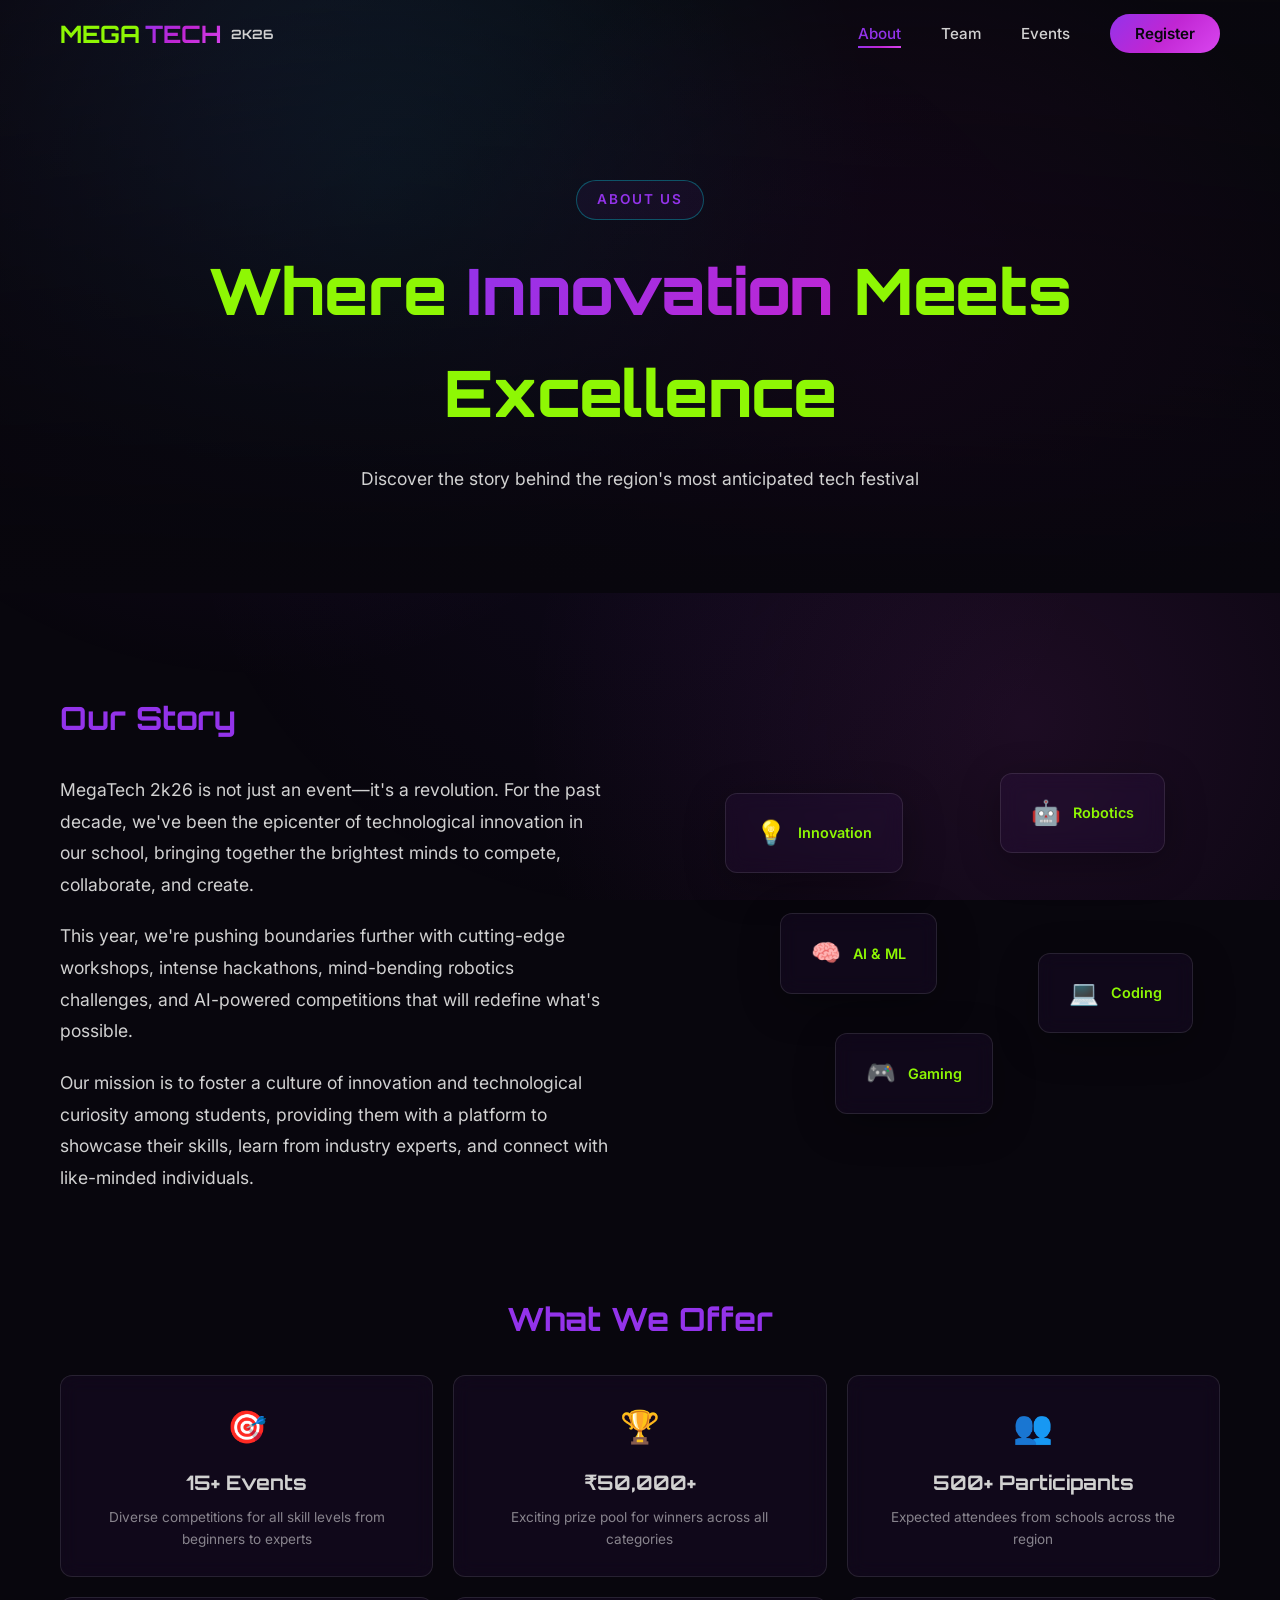
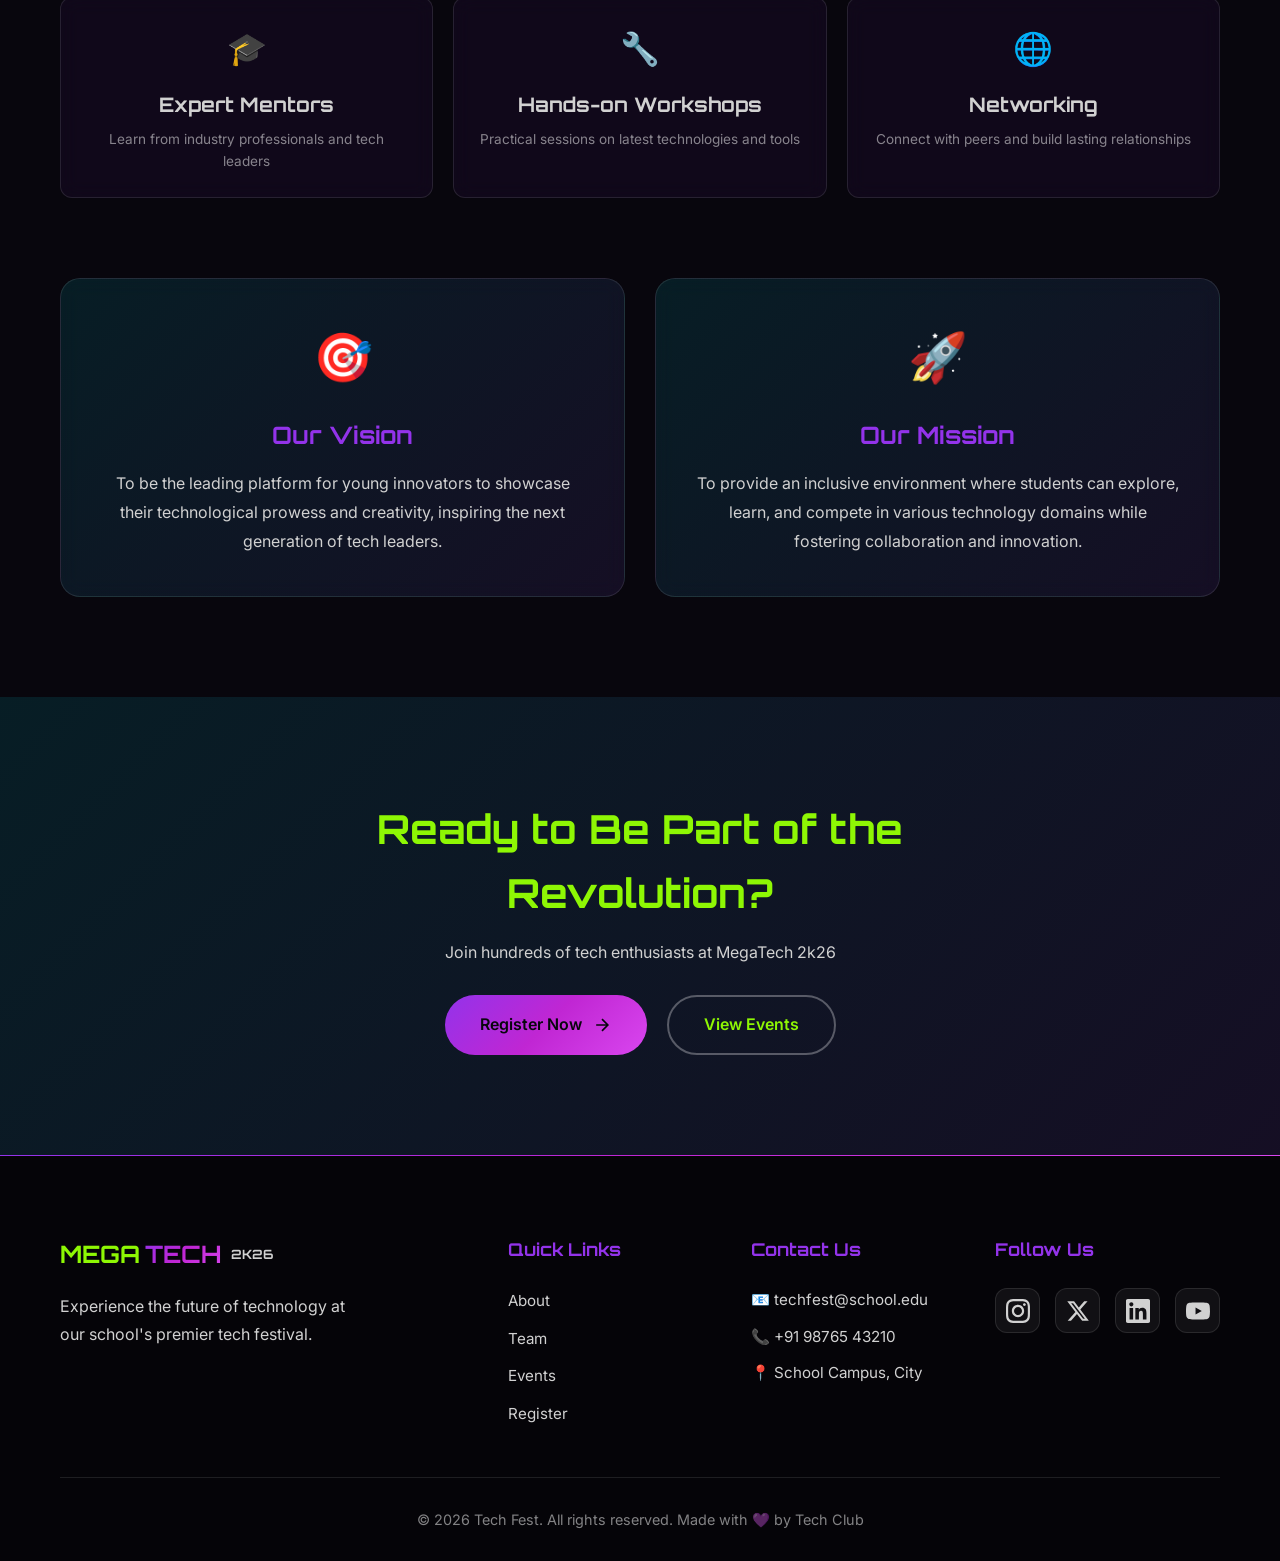
<file: about.html>
<!DOCTYPE html>
<html lang="en">

<head>
    <meta charset="UTF-8">
    <meta name="viewport" content="width=device-width, initial-scale=1.0">
    <meta name="description"
        content="Learn about Tech Fest 2k26 - Our history, mission, and what makes us the premier tech festival">
    <title>About Us | MegaTech 2k26</title>

    <!-- Google Fonts -->
    <link rel="preconnect" href="https://fonts.googleapis.com">
    <link rel="preconnect" href="https://fonts.gstatic.com" crossorigin>
    <link
        href="https://fonts.googleapis.com/css2?family=Orbitron:wght@400;500;600;700;800;900&family=Inter:wght@300;400;500;600;700&display=swap"
        rel="stylesheet">

    <!-- Styles -->
    <link rel="stylesheet" href="styles.css">
</head>

<body>
    <!-- Cursor Glow Effect -->
    <div class="cursor-glow" id="cursorGlow"></div>

    <!-- Navigation -->
    <nav class="navbar scrolled" id="navbar">
        <div class="nav-container">
            <a href="index.html" class="nav-logo">
                <span class="logo-text">MEGA</span>
                <span class="logo-accent">TECH</span>
                <span class="logo-year">2K26</span>
            </a>

            <button class="nav-toggle" id="navToggle" aria-label="Toggle navigation">
                <span class="hamburger"></span>
            </button>

            <ul class="nav-menu" id="navMenu">
                <li><a href="about.html" class="nav-link active">About</a></li>
                <li><a href="team.html" class="nav-link">Team</a></li>
                <li><a href="events.html" class="nav-link">Events</a></li>
                <li><a href="register.html" class="nav-link nav-cta">Register</a></li>
            </ul>
        </div>
    </nav>

    <!-- Page Header -->
    <section class="page-header">
        <div class="page-header-bg"></div>
        <div class="container">
            <span class="section-tag">About Us</span>
            <h1 class="page-title">
                Where <span class="gradient-text">Innovation</span> Meets Excellence
            </h1>
            <p class="page-subtitle">Discover the story behind the region's most anticipated tech festival</p>
        </div>
    </section>

    <!-- About Content -->
    <section class="section about-page">
        <div class="container">
            <div class="about-content">
                <div class="about-text">
                    <h2 class="content-title">Our Story</h2>
                    <p class="about-description">
                        MegaTech 2k26 is not just an event—it's a revolution. For the past decade,
                        we've been the epicenter of technological innovation in our school,
                        bringing together the brightest minds to compete, collaborate, and create.
                    </p>
                    <p class="about-description">
                        This year, we're pushing boundaries further with cutting-edge workshops,
                        intense hackathons, mind-bending robotics challenges, and AI-powered competitions
                        that will redefine what's possible.
                    </p>
                    <p class="about-description">
                        Our mission is to foster a culture of innovation and technological curiosity
                        among students, providing them with a platform to showcase their skills,
                        learn from industry experts, and connect with like-minded individuals.
                    </p>
                </div>

                <div class="about-visual">
                    <div class="floating-cards">
                        <div class="float-card card-1">
                            <span class="card-icon">💡</span>
                            <span>Innovation</span>
                        </div>
                        <div class="float-card card-2">
                            <span class="card-icon">🤖</span>
                            <span>Robotics</span>
                        </div>
                        <div class="float-card card-3">
                            <span class="card-icon">🧠</span>
                            <span>AI & ML</span>
                        </div>
                        <div class="float-card card-4">
                            <span class="card-icon">💻</span>
                            <span>Coding</span>
                        </div>
                        <div class="float-card card-5">
                            <span class="card-icon">🎮</span>
                            <span>Gaming</span>
                        </div>
                    </div>
                </div>
            </div>

            <!-- Features Section -->
            <div class="features-section">
                <h2 class="content-title center">What We Offer</h2>
                <div class="about-features">
                    <div class="feature-card">
                        <div class="feature-icon">🎯</div>
                        <h3>15+ Events</h3>
                        <p>Diverse competitions for all skill levels from beginners to experts</p>
                    </div>
                    <div class="feature-card">
                        <div class="feature-icon">🏆</div>
                        <h3>₹50,000+</h3>
                        <p>Exciting prize pool for winners across all categories</p>
                    </div>
                    <div class="feature-card">
                        <div class="feature-icon">👥</div>
                        <h3>500+ Participants</h3>
                        <p>Expected attendees from schools across the region</p>
                    </div>
                    <div class="feature-card">
                        <div class="feature-icon">🎓</div>
                        <h3>Expert Mentors</h3>
                        <p>Learn from industry professionals and tech leaders</p>
                    </div>
                    <div class="feature-card">
                        <div class="feature-icon">🔧</div>
                        <h3>Hands-on Workshops</h3>
                        <p>Practical sessions on latest technologies and tools</p>
                    </div>
                    <div class="feature-card">
                        <div class="feature-icon">🌐</div>
                        <h3>Networking</h3>
                        <p>Connect with peers and build lasting relationships</p>
                    </div>
                </div>
            </div>

            <!-- Stats Section
            <div class="stats-section">
                <h2 class="content-title center">Our Journey</h2>
                <div class="stats-grid">
                    <div class="stat-card" data-count="10">
                        <div class="stat-number">0</div>
                        <div class="stat-label">Years of Excellence</div>
                    </div>
                    <div class="stat-card" data-count="50">
                        <div class="stat-number">0</div>
                        <div class="stat-label">Partner Schools</div>
                    </div>
                    <div class="stat-card" data-count="5000">
                        <div class="stat-number">0</div>
                        <div class="stat-label">Alumni Network</div>
                    </div>
                    <div class="stat-card" data-count="100">
                        <div class="stat-number">0</div>
                        <div class="stat-label">Industry Mentors</div>
                    </div>
                </div>
            </div> -->

            <!-- Vision & Mission -->
            <div class="vision-mission">
                <div class="vm-card">
                    <div class="vm-icon">🎯</div>
                    <h3>Our Vision</h3>
                    <p>To be the leading platform for young innovators to showcase their technological prowess and
                        creativity, inspiring the next generation of tech leaders.</p>
                </div>
                <div class="vm-card">
                    <div class="vm-icon">🚀</div>
                    <h3>Our Mission</h3>
                    <p>To provide an inclusive environment where students can explore, learn, and compete in various
                        technology domains while fostering collaboration and innovation.</p>
                </div>
            </div>
        </div>
    </section>

    <!-- CTA Section -->
    <section class="section cta-section">
        <div class="container">
            <div class="cta-content">
                <h2>Ready to Be Part of the Revolution?</h2>
                <p>Join hundreds of tech enthusiasts at MegaTech 2k26</p>
                <div class="cta-buttons">
                    <a href="register.html" class="btn btn-primary">
                        <span>Register Now</span>
                        <svg width="20" height="20" viewBox="0 0 24 24" fill="none" stroke="currentColor"
                            stroke-width="2">
                            <path d="M5 12h14M12 5l7 7-7 7" />
                        </svg>
                    </a>
                    <a href="events.html" class="btn btn-secondary">
                        <span>View Events</span>
                    </a>
                </div>
            </div>
        </div>
    </section>

    <!-- Footer -->
    <footer class="footer">
        <div class="footer-glow"></div>
        <div class="container">
            <div class="footer-content">
                <div class="footer-brand">
                    <a href="index.html" class="nav-logo">
                        <span class="logo-text">MEGA</span>
                        <span class="logo-accent">TECH</span>
                        <span class="logo-year">2K26</span>
                    </a>
                    <p>Experience the future of technology at our school's premier tech festival.</p>
                </div>

                <div class="footer-links">
                    <h4>Quick Links</h4>
                    <ul>
                        <li><a href="about.html">About</a></li>
                        <li><a href="team.html">Team</a></li>
                        <li><a href="events.html">Events</a></li>
                        <li><a href="register.html">Register</a></li>
                    </ul>
                </div>

                <div class="footer-contact">
                    <h4>Contact Us</h4>
                    <ul>
                        <li>📧 techfest@school.edu</li>
                        <li>📞 +91 98765 43210</li>
                        <li>📍 School Campus, City</li>
                    </ul>
                </div>

                <div class="footer-social">
                    <h4>Follow Us</h4>
                    <div class="social-links">
                        <a href="#" class="social-btn" aria-label="Instagram">
                            <svg width="24" height="24" viewBox="0 0 24 24" fill="currentColor">
                                <path
                                    d="M12 2.163c3.204 0 3.584.012 4.85.07 3.252.148 4.771 1.691 4.919 4.919.058 1.265.069 1.645.069 4.849 0 3.205-.012 3.584-.069 4.849-.149 3.225-1.664 4.771-4.919 4.919-1.266.058-1.644.07-4.85.07-3.204 0-3.584-.012-4.849-.07-3.26-.149-4.771-1.699-4.919-4.92-.058-1.265-.07-1.644-.07-4.849 0-3.204.013-3.583.07-4.849.149-3.227 1.664-4.771 4.919-4.919 1.266-.057 1.645-.069 4.849-.069zm0-2.163c-3.259 0-3.667.014-4.947.072-4.358.2-6.78 2.618-6.98 6.98-.059 1.281-.073 1.689-.073 4.948 0 3.259.014 3.668.072 4.948.2 4.358 2.618 6.78 6.98 6.98 1.281.058 1.689.072 4.948.072 3.259 0 3.668-.014 4.948-.072 4.354-.2 6.782-2.618 6.979-6.98.059-1.28.073-1.689.073-4.948 0-3.259-.014-3.667-.072-4.947-.196-4.354-2.617-6.78-6.979-6.98-1.281-.059-1.69-.073-4.949-.073zm0 5.838c-3.403 0-6.162 2.759-6.162 6.162s2.759 6.163 6.162 6.163 6.162-2.759 6.162-6.163c0-3.403-2.759-6.162-6.162-6.162zm0 10.162c-2.209 0-4-1.79-4-4 0-2.209 1.791-4 4-4s4 1.791 4 4c0 2.21-1.791 4-4 4zm6.406-11.845c-.796 0-1.441.645-1.441 1.44s.645 1.44 1.441 1.44c.795 0 1.439-.645 1.439-1.44s-.644-1.44-1.439-1.44z" />
                            </svg>
                        </a>
                        <a href="#" class="social-btn" aria-label="Twitter">
                            <svg width="24" height="24" viewBox="0 0 24 24" fill="currentColor">
                                <path
                                    d="M18.244 2.25h3.308l-7.227 8.26 8.502 11.24H16.17l-5.214-6.817L4.99 21.75H1.68l7.73-8.835L1.254 2.25H8.08l4.713 6.231zm-1.161 17.52h1.833L7.084 4.126H5.117z" />
                            </svg>
                        </a>
                        <a href="#" class="social-btn" aria-label="LinkedIn">
                            <svg width="24" height="24" viewBox="0 0 24 24" fill="currentColor">
                                <path
                                    d="M20.447 20.452h-3.554v-5.569c0-1.328-.027-3.037-1.852-3.037-1.853 0-2.136 1.445-2.136 2.939v5.667H9.351V9h3.414v1.561h.046c.477-.9 1.637-1.85 3.37-1.85 3.601 0 4.267 2.37 4.267 5.455v6.286zM5.337 7.433c-1.144 0-2.063-.926-2.063-2.065 0-1.138.92-2.063 2.063-2.063 1.14 0 2.064.925 2.064 2.063 0 1.139-.925 2.065-2.064 2.065zm1.782 13.019H3.555V9h3.564v11.452zM22.225 0H1.771C.792 0 0 .774 0 1.729v20.542C0 23.227.792 24 1.771 24h20.451C23.2 24 24 23.227 24 22.271V1.729C24 .774 23.2 0 22.222 0h.003z" />
                            </svg>
                        </a>
                        <a href="#" class="social-btn" aria-label="YouTube">
                            <svg width="24" height="24" viewBox="0 0 24 24" fill="currentColor">
                                <path
                                    d="M23.498 6.186a3.016 3.016 0 0 0-2.122-2.136C19.505 3.545 12 3.545 12 3.545s-7.505 0-9.377.505A3.017 3.017 0 0 0 .502 6.186C0 8.07 0 12 0 12s0 3.93.502 5.814a3.016 3.016 0 0 0 2.122 2.136c1.871.505 9.376.505 9.376.505s7.505 0 9.377-.505a3.015 3.015 0 0 0 2.122-2.136C24 15.93 24 12 24 12s0-3.93-.502-5.814zM9.545 15.568V8.432L15.818 12l-6.273 3.568z" />
                            </svg>
                        </a>
                    </div>
                </div>
            </div>

            <div class="footer-bottom">
                <p>&copy; 2026 Tech Fest. All rights reserved. Made with 💜 by Tech Club</p>
            </div>
        </div>
    </footer>

    <script src="script.js"></script>
</body>

</html>
</file>
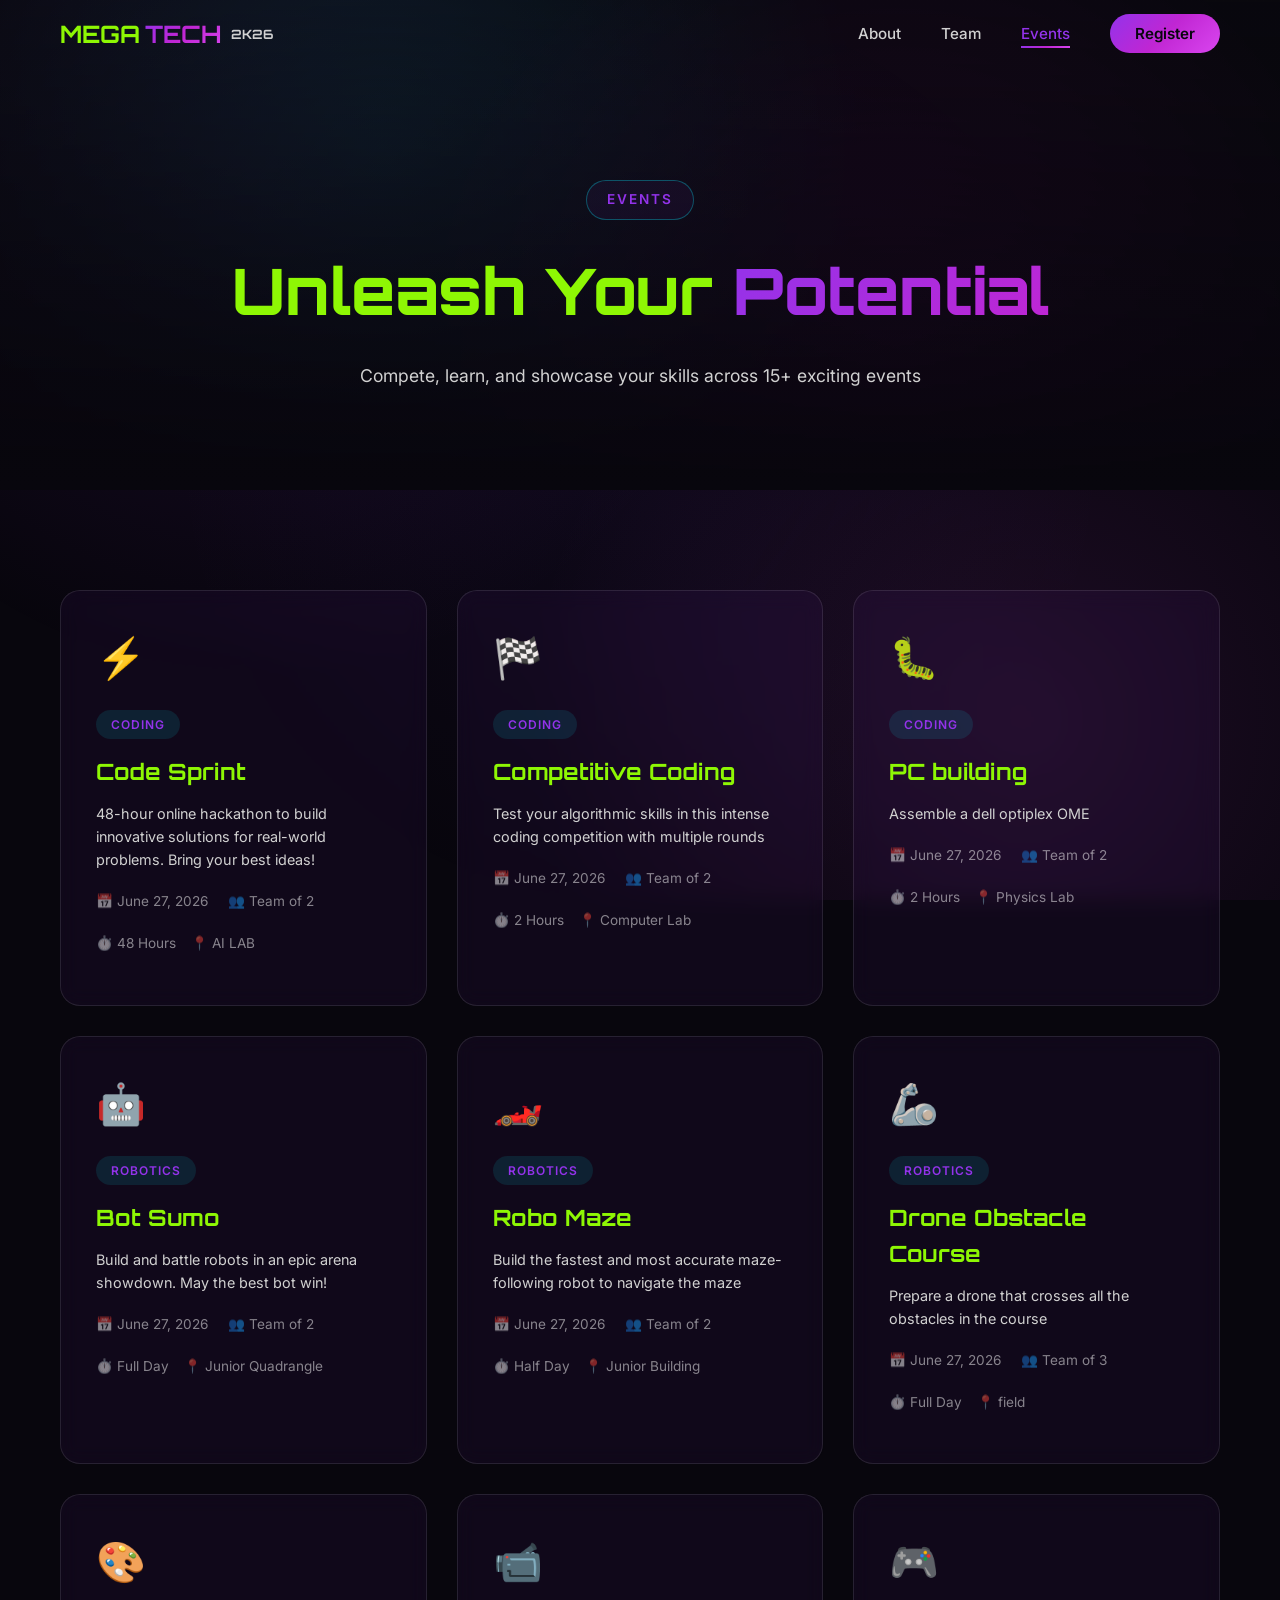
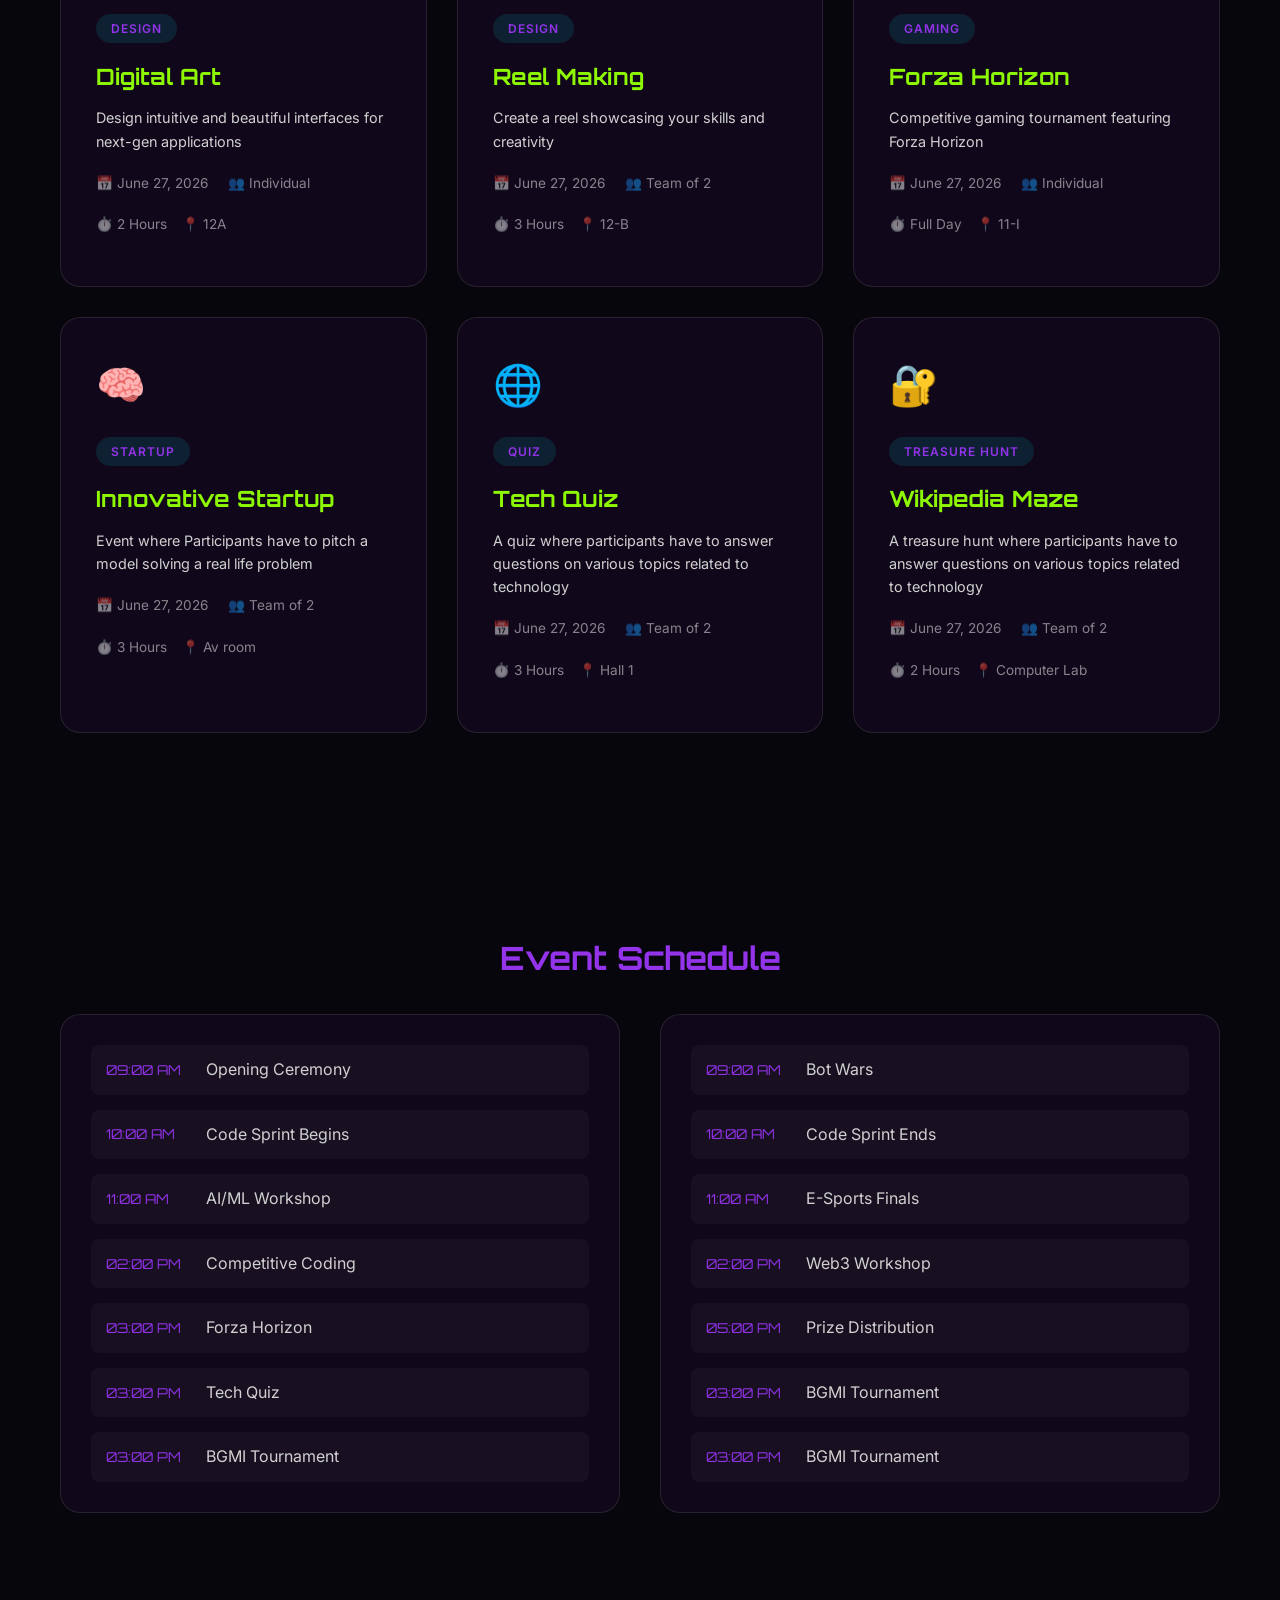
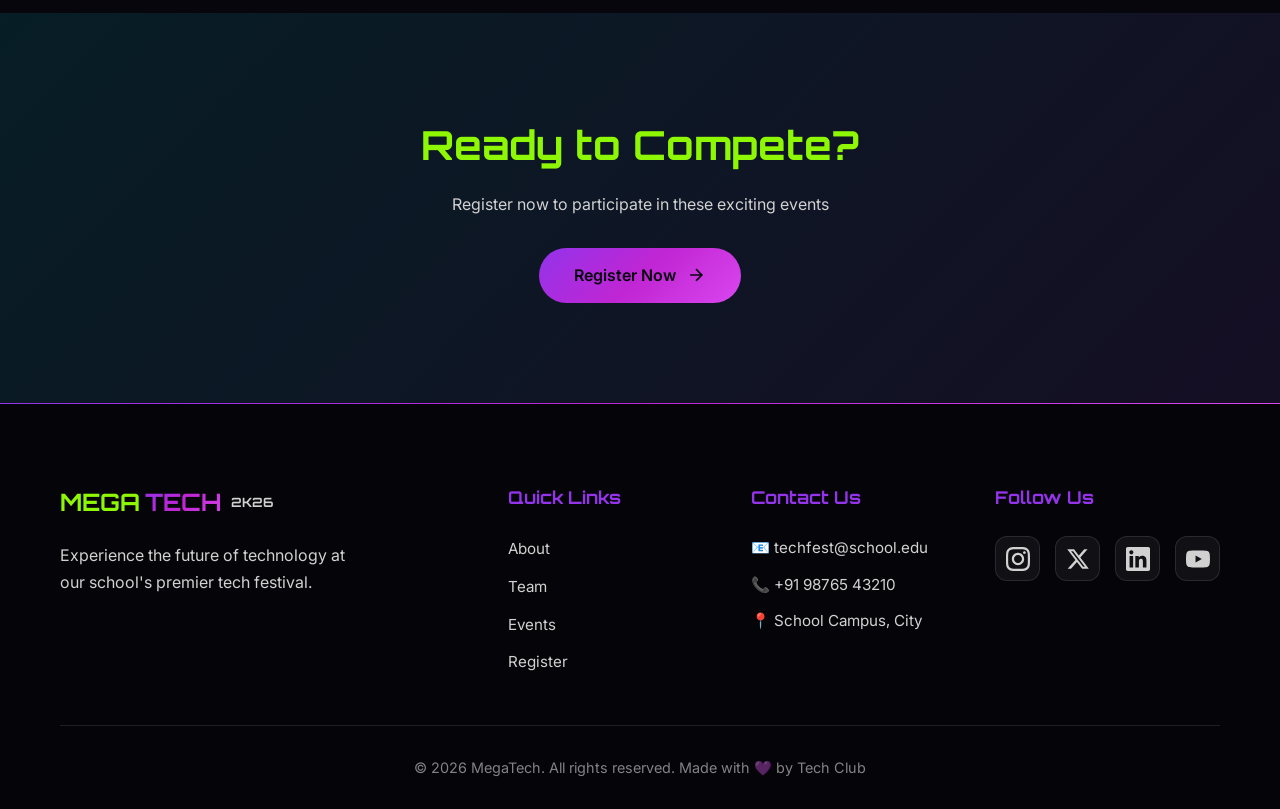
<file: events.html>
<!DOCTYPE html>
<html lang="en">

<head>
    <meta charset="UTF-8">
    <meta name="viewport" content="width=device-width, initial-scale=1.0">
    <meta name="description"
        content="Explore all events at Tech Fest 2k26 - Hackathons, Robotics, Gaming, Workshops and more">
    <title>Events | MegaTech 2k26</title>

    <!-- Google Fonts -->
    <link rel="preconnect" href="https://fonts.googleapis.com">
    <link rel="preconnect" href="https://fonts.gstatic.com" crossorigin>
    <link
        href="https://fonts.googleapis.com/css2?family=Orbitron:wght@400;500;600;700;800;900&family=Inter:wght@300;400;500;600;700&display=swap"
        rel="stylesheet">

    <!-- Styles -->
    <link rel="stylesheet" href="styles.css">
</head>

<body>
    <!-- Cursor Glow Effect -->
    <div class="cursor-glow" id="cursorGlow"></div>

    <!-- Navigation -->
    <nav class="navbar scrolled" id="navbar">
        <div class="nav-container">
            <a href="index.html" class="nav-logo">
                <span class="logo-text">MEGA</span>
                <span class="logo-accent">TECH</span>
                <span class="logo-year">2K26</span>
            </a>

            <button class="nav-toggle" id="navToggle" aria-label="Toggle navigation">
                <span class="hamburger"></span>
            </button>

            <ul class="nav-menu" id="navMenu">
                <li><a href="about.html" class="nav-link">About</a></li>
                <li><a href="team.html" class="nav-link">Team</a></li>
                <li><a href="events.html" class="nav-link active">Events</a></li>
                <li><a href="register.html" class="nav-link nav-cta">Register</a></li>
            </ul>
        </div>
    </nav>

    <!-- Page Header -->
    <section class="page-header">
        <div class="page-header-bg"></div>
        <div class="container">
            <span class="section-tag">Events</span>
            <h1 class="page-title">
                Unleash Your <span class="gradient-text">Potential</span>
            </h1>
            <p class="page-subtitle">Compete, learn, and showcase your skills across 15+ exciting events</p>
        </div>
    </section>

    <!-- Events Section -->
    <section class="section events-page">
        <div class="container">
            <!-- List View (Default) -->
            <div id="events-list-view">
                <!-- Filter Buttons -->
                <!-- <div class="events-filter">
                    <button class="filter-btn active" data-filter="all">All Events</button>
                    <button class="filter-btn" data-filter="coding">Coding</button>
                    <button class="filter-btn" data-filter="robotics">Robotics</button>
                    <button class="filter-btn" data-filter="design">Design</button>
                    <button class="filter-btn" data-filter="gaming">Gaming</button>
                    <button class="filter-btn" data-filter="workshop">Workshops</button>
                </div> -->

                <!-- Events Grid -->
                <div class="events-grid">
                    <!-- Coding Events -->
                    <div class="event-card" data-category="coding">
                        <div class="event-glow"></div>
                        <div class="event-icon">⚡</div>
                        <div class="event-content">
                            <span class="event-category">Coding</span>
                            <h3 class="event-title">Code Sprint</h3>
                            <p class="event-desc">48-hour online hackathon to build innovative solutions for real-world
                                problems.
                                Bring your best ideas!</p>
                            <div class="event-meta">
                                <span>📅 June 27, 2026</span>
                                <span>👥 Team of 2</span>
                            </div>
                            <div class="event-details">
                                <span>⏱️ 48 Hours</span>
                                <span>📍 AI LAB</span>
                            </div>
                            <!-- <div class="event-prize">
                                <span class="prize-label">Prize Pool</span>
                                <span class="prize-value">₹15,000</span>
                            </div> -->
                        </div>
                    </div>

                    <div class="event-card" data-category="coding">
                        <div class="event-glow"></div>
                        <div class="event-icon">🏁</div>
                        <div class="event-content">
                            <span class="event-category">Coding</span>
                            <h3 class="event-title">Competitive Coding</h3>
                            <p class="event-desc">Test your algorithmic skills in this intense coding competition with
                                multiple rounds</p>
                            <div class="event-meta">
                                <span>📅 June 27, 2026</span>
                                <span>👥 Team of 2</span>
                            </div>
                            <div class="event-details">
                                <span>⏱️ 2 Hours</span>
                                <span>📍 Computer Lab</span>
                            </div>
                            <!-- <div class="event-prize">
                                <span class="prize-label">Prize Pool</span>
                                <span class="prize-value">₹8,000</span>
                            </div> -->
                        </div>
                    </div>

                    <div class="event-card" data-category="coding">
                        <div class="event-glow"></div>
                        <div class="event-icon">🐛</div>
                        <div class="event-content">
                            <span class="event-category">Coding</span>
                            <h3 class="event-title">PC building </h3>
                            <p class="event-desc">Assemble a dell optiplex OME</p>
                            <div class="event-meta">
                                <span>📅 June 27, 2026</span>
                                <span>👥 Team of 2</span>
                            </div>
                            <div class="event-details">
                                <span>⏱️ 2 Hours</span>
                                <span>📍 Physics Lab</span>
                            </div>

                        </div>
                    </div>

                    <!-- Robotics Events -->
                    <div class="event-card" data-category="robotics">
                        <div class="event-glow"></div>
                        <div class="event-icon">🤖</div>
                        <div class="event-content">
                            <span class="event-category">Robotics</span>
                            <h3 class="event-title">Bot Sumo</h3>
                            <p class="event-desc">Build and battle robots in an epic arena showdown. May the best bot
                                win!
                            </p>
                            <div class="event-meta">
                                <span>📅 June 27, 2026</span>
                                <span>👥 Team of 2</span>
                            </div>
                            <div class="event-details">
                                <span>⏱️ Full Day</span>
                                <span>📍 Junior Quadrangle</span>
                            </div>
                            <!-- <div class="event-prize">
                                <span class="prize-label">Prize Pool</span>
                                <span class="prize-value">₹12,000</span>
                            </div> -->
                        </div>
                    </div>

                    <div class="event-card" data-category="robotics">
                        <div class="event-glow"></div>
                        <div class="event-icon">🏎️</div>
                        <div class="event-content">
                            <span class="event-category">Robotics</span>
                            <h3 class="event-title">Robo Maze</h3>
                            <p class="event-desc">Build the fastest and most accurate maze-following robot to navigate
                                the maze</p>
                            <div class="event-meta">
                                <span>📅 June 27, 2026</span>
                                <span>👥 Team of 2</span>
                            </div>
                            <div class="event-details">
                                <span>⏱️ Half Day</span>
                                <span>📍 Junior Building</span>
                            </div>
                            <!-- <div class="event-prize">
                                <span class="prize-label">Prize Pool</span>
                                <span class="prize-value">₹5,000</span>
                            </div> -->
                        </div>
                    </div>

                    <div class="event-card" data-category="robotics">
                        <div class="event-glow"></div>
                        <div class="event-icon">🦾</div>
                        <div class="event-content">
                            <span class="event-category">Robotics</span>
                            <h3 class="event-title">Drone Obstacle Course</h3>
                            <p class="event-desc">Prepare a drone that crosses all the obstacles in the course
                            </p>
                            <div class="event-meta">
                                <span>📅 June 27, 2026</span>
                                <span>👥 Team of 3</span>
                            </div>
                            <div class="event-details">
                                <span>⏱️ Full Day</span>
                                <span>📍 field</span>
                            </div>

                        </div>
                    </div>

                    <!-- Design Events -->
                    <div class="event-card" data-category="design">
                        <div class="event-glow"></div>
                        <div class="event-icon">🎨</div>
                        <div class="event-content">
                            <span class="event-category">Design</span>
                            <h3 class="event-title">Digital Art</h3>
                            <p class="event-desc">Design intuitive and beautiful interfaces for next-gen applications
                            </p>
                            <div class="event-meta">
                                <span>📅 June 27, 2026</span>
                                <span>👥 Individual</span>
                            </div>
                            <div class="event-details">
                                <span>⏱️ 2 Hours</span>
                                <span>📍 12A</span>
                            </div>
                            <!-- <div class="event-prize">
                                <span class="prize-label">Prize Pool</span>
                                <span class="prize-value">₹8,000</span>
                            </div> -->
                        </div>
                    </div>

                    <!-- <div class="event-card" data-category="design">
                        <div class="event-glow"></div>
                        <div class="event-icon">🖼️</div>
                        <div class="event-content">
                            <span class="event-category">Design</span>
                            <h3 class="event-title">Poster Design</h3>
                            <p class="event-desc">Create stunning posters on given themes showcasing your creative
                                vision
                            </p>
                            <div class="event-meta">
                                <span>📅 June 27, 2026</span>
                                <span>👥 Individual</span>
                            </div>
                            <div class="event-details">
                                <span>⏱️ 3 Hours</span>
                                <span>📍 Art Room</span>
                            </div>
                            <div class="event-prize">
                                <span class="prize-label">Prize Pool</span>
                                <span class="prize-value">₹4,000</span>
                            </div>
                        </div>
                    </div> -->

                    <div class="event-card" data-category="design">
                        <div class="event-glow"></div>
                        <div class="event-icon">📹</div>
                        <div class="event-content">
                            <span class="event-category">Design</span>
                            <h3 class="event-title">Reel Making</h3>
                            <p class="event-desc">Create a reel showcasing your skills and creativity
                            </p>
                            <div class="event-meta">
                                <span>📅 June 27, 2026</span>
                                <span>👥 Team of 2</span>
                            </div>
                            <div class="event-details">
                                <span>⏱️ 3 Hours</span>
                                <span>📍 12-B </span>
                            </div>
                            <!-- <div class="event-prize">
                                <span class="prize-label">Prize Pool</span>
                                <span class="prize-value">₹6,000</span>
                            </div> -->
                        </div>
                    </div>

                    <!-- Gaming Events -->
                    <div class="event-card" data-category="gaming">
                        <div class="event-glow"></div>
                        <div class="event-icon">🎮</div>
                        <div class="event-content">
                            <span class="event-category">Gaming</span>
                            <h3 class="event-title">Forza Horizon</h3>
                            <p class="event-desc">Competitive gaming tournament featuring Forza Horizon</p>
                            <div class="event-meta">
                                <span>📅 June 27, 2026</span>
                                <span>👥 Individual</span>
                            </div>
                            <div class="event-details">
                                <span>⏱️ Full Day</span>
                                <span>📍 11-I</span>
                            </div>
                            <!-- <div class="event-prize">
                                <span class="prize-label">Prize Pool</span>
                                <span class="prize-value">₹10,000</span>
                            </div> -->
                        </div>
                    </div>

                    <!-- <div class="event-card" data-category="gaming">
                        <div class="event-glow"></div>
                        <div class="event-icon">📱</div>
                        <div class="event-content">
                            <span class="event-category">Gaming</span>
                            <h3 class="event-title">BGMI Tournament</h3>
                            <p class="event-desc">Battle it out in intense BGMI matches with squads from across the
                                region
                            </p>
                            <div class="event-meta">
                                <span>📅 June 27, 2026</span>
                                <span>👥 Team of 4</span>
                            </div>
                            <div class="event-details">
                                <span>⏱️ Full Day</span>
                                <span>📍 Gaming Zone</span>
                            </div>
                            <div class="event-prize">
                                <span class="prize-label">Prize Pool</span>
                                <span class="prize-value">₹8,000</span>
                            </div>
                        </div>
                    </div> -->

                    <!-- <div class="event-card" data-category="gaming">
                        <div class="event-glow"></div>
                        <div class="event-icon">🎯</div>
                        <div class="event-content">
                            <span class="event-category">Gaming</span>
                            <h3 class="event-title">FIFA Championship</h3>
                            <p class="event-desc">Show off your virtual football skills in this 1v1 FIFA championship
                            </p>
                            <div class="event-meta">
                                <span>📅 June 27, 2026</span>
                                <span>👥 Individual</span>
                            </div>
                            <div class="event-details">
                                <span>⏱️ Half Day</span>
                                <span>📍 Gaming Zone</span>
                            </div>
                            <div class="event-prize">
                                <span class="prize-label">Prize Pool</span>
                                <span class="prize-value">₹4,000</span>
                            </div>
                        </div>
                    </div> -->

                    <!-- Workshop Events -->
                    <div class="event-card" data-category="Startup">
                        <div class="event-glow"></div>
                        <div class="event-icon">🧠</div>
                        <div class="event-content">
                            <span class="event-category">Startup</span>
                            <h3 class="event-title">Innovative Startup</h3>
                            <p class="event-desc">Event where Participants have to pitch a model solving a real life
                                problem</p>
                            <div class="event-meta">
                                <span>📅 June 27, 2026</span>
                                <span>👥 Team of 2</span>
                            </div>
                            <div class="event-details">
                                <span>⏱️ 3 Hours</span>
                                <span>📍 Av room</span>
                            </div>

                        </div>
                    </div>

                    <div class="event-card" data-category="Quiz">
                        <div class="event-glow"></div>
                        <div class="event-icon">🌐</div>
                        <div class="event-content">
                            <span class="event-category">Quiz</span>
                            <h3 class="event-title">Tech Quiz </h3>
                            <p class="event-desc">A quiz where participants have to answer questions on various topics
                                related to technology
                            </p>
                            <div class="event-meta">
                                <span>📅 June 27, 2026</span>
                                <span>👥 Team of 2</span>
                            </div>
                            <div class="event-details">
                                <span>⏱️ 3 Hours</span>
                                <span>📍 Hall 1</span>
                            </div>

                        </div>
                    </div>

                    <div class="event-card" data-category="Hunt">
                        <div class="event-glow"></div>
                        <div class="event-icon">🔐</div>
                        <div class="event-content">
                            <span class="event-category">treasure Hunt</span>
                            <h3 class="event-title">Wikipedia Maze</h3>
                            <p class="event-desc">A treasure hunt where participants have to answer questions on various
                                topics
                                related to technology
                            </p>
                            <div class="event-meta">
                                <span>📅 June 27, 2026</span>
                                <span>👥 Team of 2</span>
                            </div>
                            <div class="event-details">
                                <span>⏱️ 2 Hours</span>
                                <span>📍 Computer Lab</span>
                            </div>
                            <!-- <div class="event-prize">
                                <span class="prize-label">Certificate</span>
                                <span class="prize-value">+ Kit</span>
                            </div> -->
                        </div>
                    </div>
                </div>
            </div>

            <!-- Details View (Hidden by default) -->
            <div id="event-details-view" style="display: none;" class="event-details-layout">
                <!-- Sidebar for Laptop/Desktop -->
                <aside class="events-sidebar desktop-only" id="events-sidebar">
                    <h3 class="sidebar-title">Other Events</h3>
                    <div class="sidebar-events-list" id="sidebar-events-list">
                        <!-- Populated by JS -->
                    </div>
                </aside>

                <!-- Main Content -->
                <div class="event-content-main">
                    <button id="back-to-events" class="btn btn-secondary back-btn">
                        <span>&larr; Back to Events</span>
                    </button>
                    <div id="event-details-content" class="details-content-card">
                        <!-- Populated by JS -->
                    </div>
                </div>
            </div>
        </div>
    </section>

    <!-- Schedule Overview -->
    <section class="section schedule-section">
        <div class="container">
            <h2 class="content-title center">Event Schedule</h2>
            <div class="schedule-grid">
                <div class="schedule-day">
                    <!-- <h3 class="day-title" June 27, 2026</h3> -->
                    <div class="schedule-items">
                        <div class="schedule-item">
                            <span class="time">09:00 AM</span>
                            <span class="event-name">Opening Ceremony</span>
                        </div>
                        <div class="schedule-item">
                            <span class="time">10:00 AM</span>
                            <span class="event-name">Code Sprint Begins</span>
                        </div>
                        <div class="schedule-item">
                            <span class="time">11:00 AM</span>
                            <span class="event-name">AI/ML Workshop</span>
                        </div>
                        <div class="schedule-item">
                            <span class="time">02:00 PM</span>
                            <span class="event-name">Competitive Coding</span>
                        </div>
                        <div class="schedule-item">
                            <span class="time">03:00 PM</span>
                            <span class="event-name">Forza Horizon</span>
                        </div>
                        <div class="schedule-item">
                            <span class="time">03:00 PM</span>
                            <span class="event-name">Tech Quiz</span>
                        </div>
                        <div class="schedule-item">
                            <span class="time">03:00 PM</span>
                            <span class="event-name">BGMI Tournament</span>
                        </div>
                    </div>
                </div>
                <div class="schedule-day">
                    <!-- <h3 class="day-title">Day 2 - January 16, 2026</h3> -->
                    <div class="schedule-items">
                        <div class="schedule-item">
                            <span class="time">09:00 AM</span>
                            <span class="event-name">Bot Wars</span>
                        </div>
                        <div class="schedule-item">
                            <span class="time">10:00 AM</span>
                            <span class="event-name">Code Sprint Ends</span>
                        </div>
                        <div class="schedule-item">
                            <span class="time">11:00 AM</span>
                            <span class="event-name">E-Sports Finals</span>
                        </div>
                        <div class="schedule-item">
                            <span class="time">02:00 PM</span>
                            <span class="event-name">Web3 Workshop</span>
                        </div>
                        <div class="schedule-item">
                            <span class="time">05:00 PM</span>
                            <span class="event-name">Prize Distribution</span>
                        </div>
                        <div class="schedule-item">
                            <span class="time">03:00 PM</span>
                            <span class="event-name">BGMI Tournament</span>
                        </div>
                        <div class="schedule-item">
                            <span class="time">03:00 PM</span>
                            <span class="event-name">BGMI Tournament</span>
                        </div>
                    </div>
                </div>
            </div>
        </div>
    </section>

    <!-- CTA Section -->
    <section class="section cta-section">
        <div class="container">
            <div class="cta-content">
                <h2>Ready to Compete?</h2>
                <p>Register now to participate in these exciting events</p>
                <div class="cta-buttons">
                    <a href="register.html" class="btn btn-primary">
                        <span>Register Now</span>
                        <svg width="20" height="20" viewBox="0 0 24 24" fill="none" stroke="currentColor"
                            stroke-width="2">
                            <path d="M5 12h14M12 5l7 7-7 7" />
                        </svg>
                    </a>
                </div>
            </div>
        </div>
    </section>

    <!-- Footer -->
    <footer class="footer">
        <div class="footer-glow"></div>
        <div class="container">
            <div class="footer-content">
                <div class="footer-brand">
                    <a href="index.html" class="nav-logo">
                        <span class="logo-text">MEGA</span>
                        <span class="logo-accent">TECH</span>
                        <span class="logo-year">2K26</span>
                    </a>
                    <p>Experience the future of technology at our school's premier tech festival.</p>
                </div>

                <div class="footer-links">
                    <h4>Quick Links</h4>
                    <ul>
                        <li><a href="about.html">About</a></li>
                        <li><a href="team.html">Team</a></li>
                        <li><a href="events.html">Events</a></li>
                        <li><a href="register.html">Register</a></li>
                    </ul>
                </div>

                <div class="footer-contact">
                    <h4>Contact Us</h4>
                    <ul>
                        <li>📧 techfest@school.edu</li>
                        <li>📞 +91 98765 43210</li>
                        <li>📍 School Campus, City</li>
                    </ul>
                </div>

                <div class="footer-social">
                    <h4>Follow Us</h4>
                    <div class="social-links">
                        <a href="#" class="social-btn" aria-label="Instagram">
                            <svg width="24" height="24" viewBox="0 0 24 24" fill="currentColor">
                                <path
                                    d="M12 2.163c3.204 0 3.584.012 4.85.07 3.252.148 4.771 1.691 4.919 4.919.058 1.265.069 1.645.069 4.849 0 3.205-.012 3.584-.069 4.849-.149 3.225-1.664 4.771-4.919 4.919-1.266.058-1.644.07-4.85.07-3.204 0-3.584-.012-4.849-.07-3.26-.149-4.771-1.699-4.919-4.92-.058-1.265-.07-1.644-.07-4.849 0-3.204.013-3.583.07-4.849.149-3.227 1.664-4.771 4.919-4.919 1.266-.057 1.645-.069 4.849-.069zm0-2.163c-3.259 0-3.667.014-4.947.072-4.358.2-6.78 2.618-6.98 6.98-.059 1.281-.073 1.689-.073 4.948 0 3.259.014 3.668.072 4.948.2 4.358 2.618 6.78 6.98 6.98 1.281.058 1.689.072 4.948.072 3.259 0 3.668-.014 4.948-.072 4.354-.2 6.782-2.618 6.979-6.98.059-1.28.073-1.689.073-4.948 0-3.259-.014-3.667-.072-4.947-.196-4.354-2.617-6.78-6.979-6.98-1.281-.059-1.69-.073-4.949-.073zm0 5.838c-3.403 0-6.162 2.759-6.162 6.162s2.759 6.163 6.162 6.163 6.162-2.759 6.162-6.163c0-3.403-2.759-6.162-6.162-6.162zm0 10.162c-2.209 0-4-1.79-4-4 0-2.209 1.791-4 4-4s4 1.791 4 4c0 2.21-1.791 4-4 4zm6.406-11.845c-.796 0-1.441.645-1.441 1.44s.645 1.44 1.441 1.44c.795 0 1.439-.645 1.439-1.44s-.644-1.44-1.439-1.44z" />
                            </svg>
                        </a>
                        <a href="#" class="social-btn" aria-label="Twitter">
                            <svg width="24" height="24" viewBox="0 0 24 24" fill="currentColor">
                                <path
                                    d="M18.244 2.25h3.308l-7.227 8.26 8.502 11.24H16.17l-5.214-6.817L4.99 21.75H1.68l7.73-8.835L1.254 2.25H8.08l4.713 6.231zm-1.161 17.52h1.833L7.084 4.126H5.117z" />
                            </svg>
                        </a>
                        <a href="#" class="social-btn" aria-label="LinkedIn">
                            <svg width="24" height="24" viewBox="0 0 24 24" fill="currentColor">
                                <path
                                    d="M20.447 20.452h-3.554v-5.569c0-1.328-.027-3.037-1.852-3.037-1.853 0-2.136 1.445-2.136 2.939v5.667H9.351V9h3.414v1.561h.046c.477-.9 1.637-1.85 3.37-1.85 3.601 0 4.267 2.37 4.267 5.455v6.286zM5.337 7.433c-1.144 0-2.063-.926-2.063-2.065 0-1.138.92-2.063 2.063-2.063 1.14 0 2.064.925 2.064 2.063 0 1.139-.925 2.065-2.064 2.065zm1.782 13.019H3.555V9h3.564v11.452zM22.225 0H1.771C.792 0 0 .774 0 1.729v20.542C0 23.227.792 24 1.771 24h20.451C23.2 24 24 23.227 24 22.271V1.729C24 .774 23.2 0 22.222 0h.003z" />
                            </svg>
                        </a>
                        <a href="#" class="social-btn" aria-label="YouTube">
                            <svg width="24" height="24" viewBox="0 0 24 24" fill="currentColor">
                                <path
                                    d="M23.498 6.186a3.016 3.016 0 0 0-2.122-2.136C19.505 3.545 12 3.545 12 3.545s-7.505 0-9.377.505A3.017 3.017 0 0 0 .502 6.186C0 8.07 0 12 0 12s0 3.93.502 5.814a3.016 3.016 0 0 0 2.122 2.136c1.871.505 9.376.505 9.376.505s7.505 0 9.377-.505a3.015 3.015 0 0 0 2.122-2.136C24 15.93 24 12 24 12s0-3.93-.502-5.814zM9.545 15.568V8.432L15.818 12l-6.273 3.568z" />
                            </svg>
                        </a>
                    </div>
                </div>
            </div>

            <div class="footer-bottom">
                <p>&copy; 2026 MegaTech. All rights reserved. Made with 💜 by Tech Club</p>
            </div>
        </div>
    </footer>

    <script src="script.js"></script>
</body>

</html>
</file>
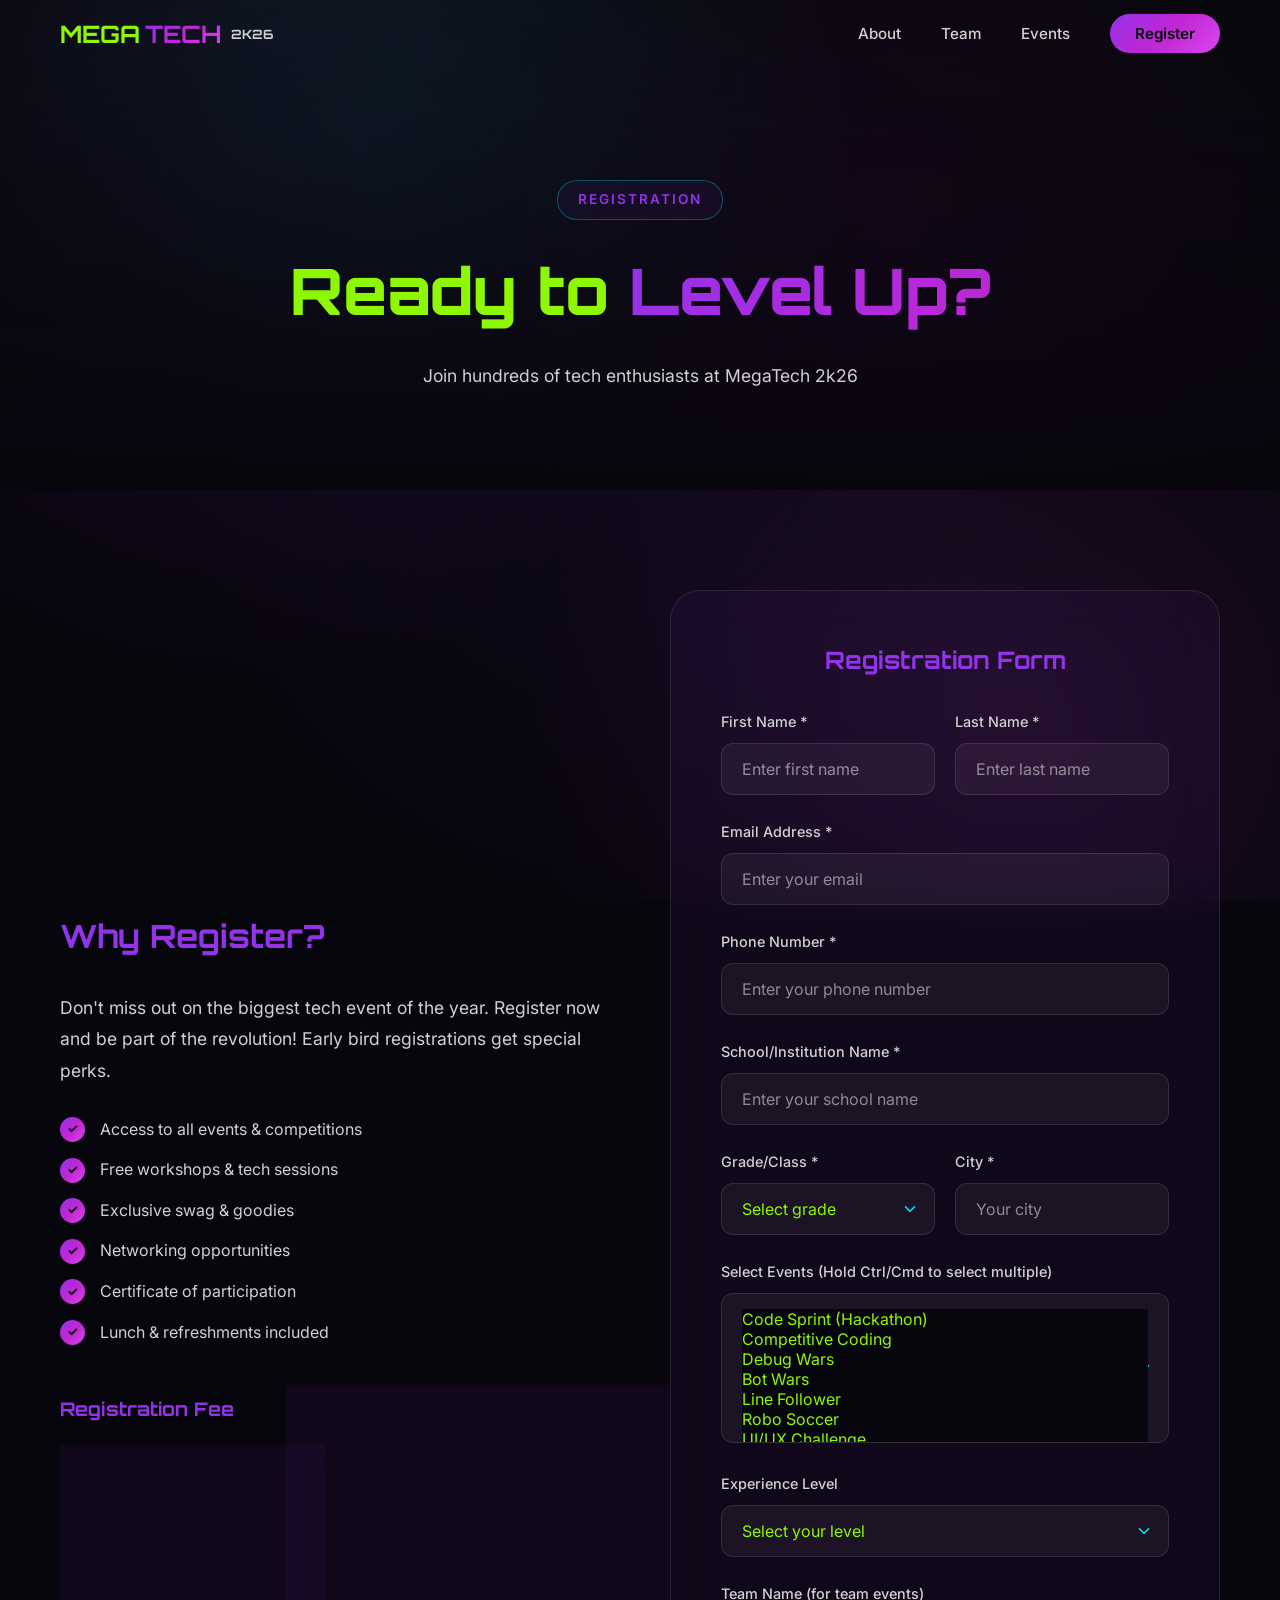
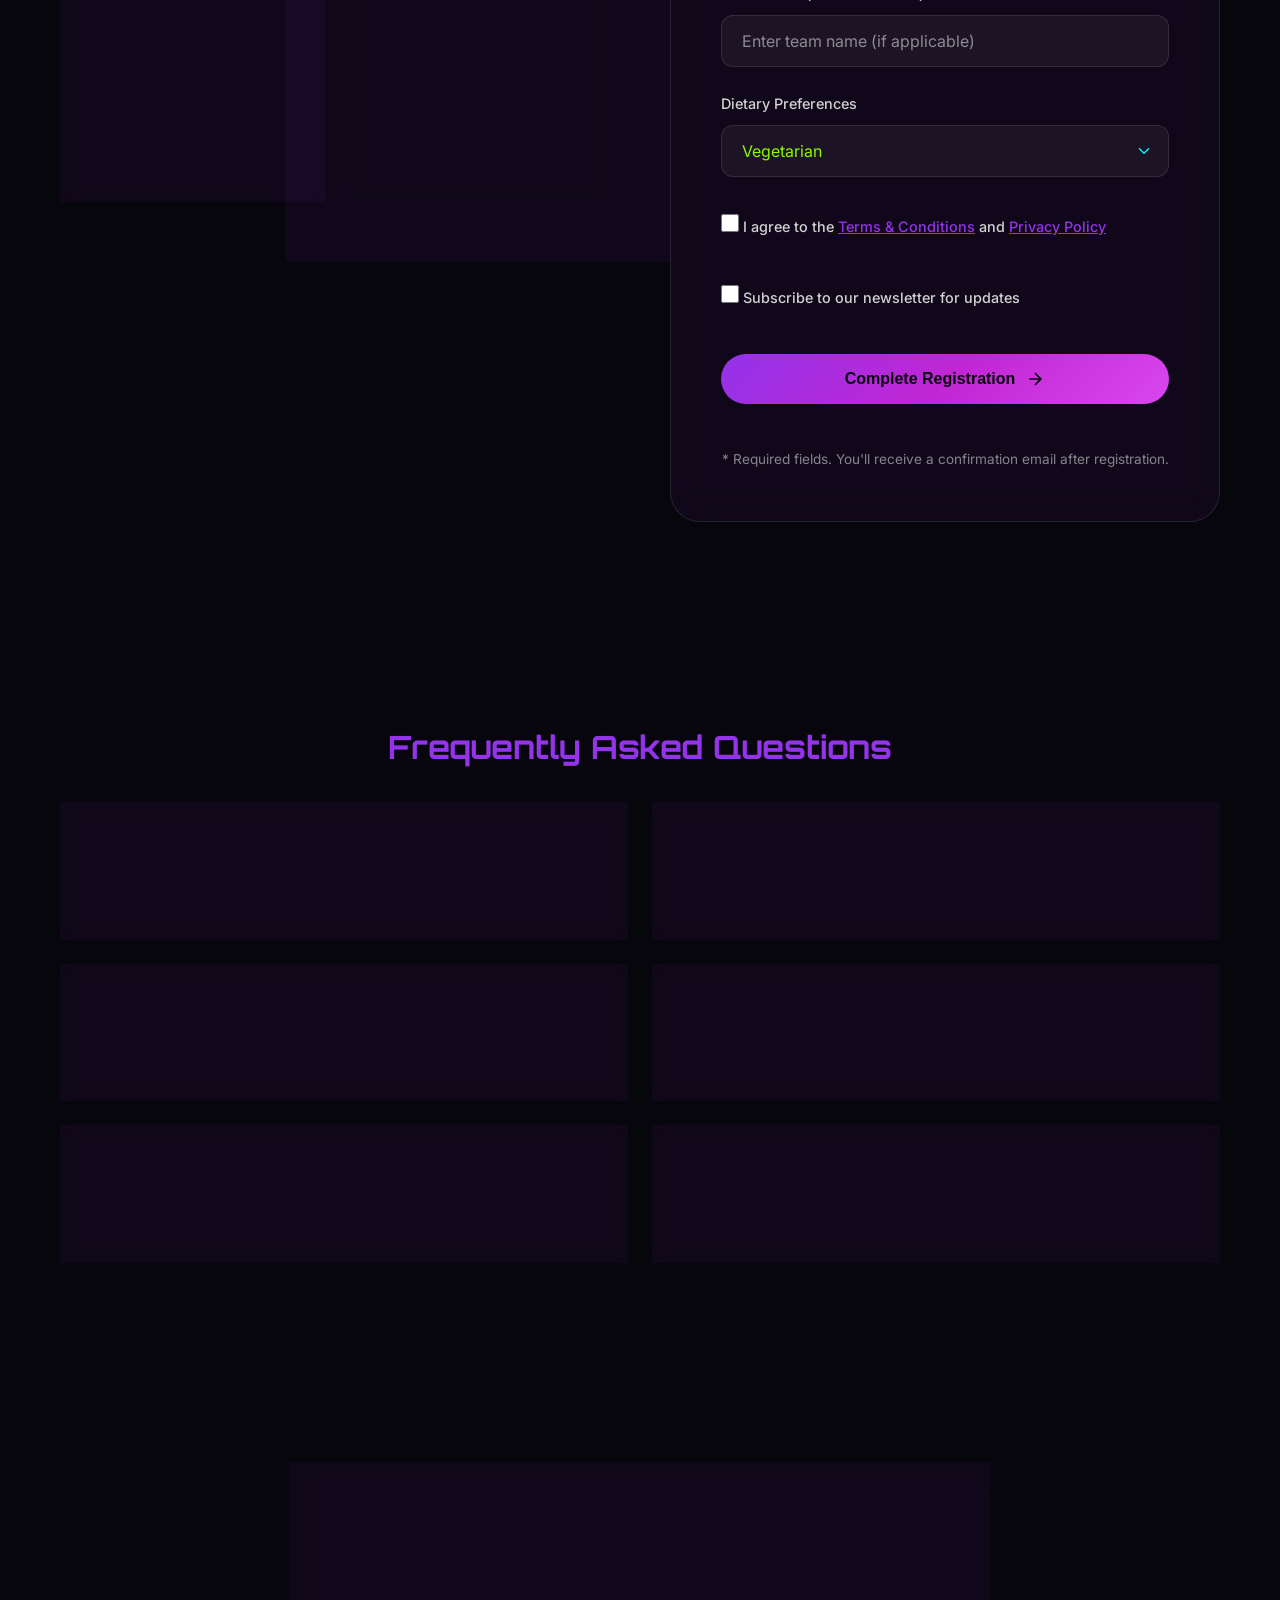
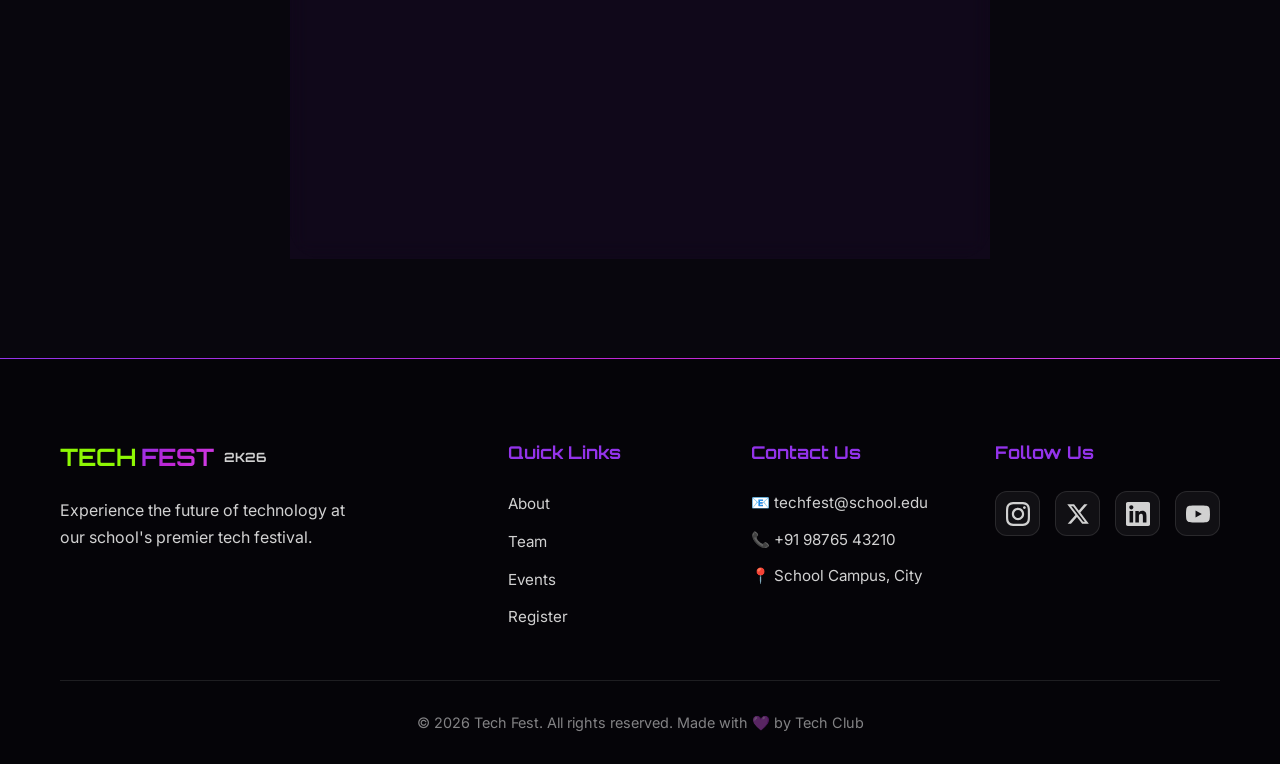
<file: register.html>
<!DOCTYPE html>
<html lang="en">

<head>
    <meta charset="UTF-8">
    <meta name="viewport" content="width=device-width, initial-scale=1.0">
    <meta name="description" content="Register for MegaTech 2k26 - Join us for the biggest tech festival of the year">
    <title>Register | MegaTech 2k26</title>

    <!-- Google Fonts -->
    <link rel="preconnect" href="https://fonts.googleapis.com">
    <link rel="preconnect" href="https://fonts.gstatic.com" crossorigin>
    <link
        href="https://fonts.googleapis.com/css2?family=Orbitron:wght@400;500;600;700;800;900&family=Inter:wght@300;400;500;600;700&display=swap"
        rel="stylesheet">

    <!-- Styles -->
    <link rel="stylesheet" href="styles.css">
</head>

<body>
    <!-- Cursor Glow Effect -->
    <div class="cursor-glow" id="cursorGlow"></div>

    <!-- Navigation -->
    <nav class="navbar scrolled" id="navbar">
        <div class="nav-container">
            <a href="index.html" class="nav-logo">
                <span class="logo-text">MEGA</span>
                <span class="logo-accent">TECH</span>
                <span class="logo-year">2K26</span>
            </a>

            <button class="nav-toggle" id="navToggle" aria-label="Toggle navigation">
                <span class="hamburger"></span>
            </button>

            <ul class="nav-menu" id="navMenu">
                <li><a href="about.html" class="nav-link">About</a></li>
                <li><a href="team.html" class="nav-link">Team</a></li>
                <li><a href="events.html" class="nav-link">Events</a></li>
                <li><a href="register.html" class="nav-link nav-cta active">Register</a></li>
            </ul>
        </div>
    </nav>

    <!-- Page Header -->
    <section class="page-header">
        <div class="page-header-bg"></div>
        <div class="container">
            <span class="section-tag">Registration</span>
            <h1 class="page-title">
                Ready to <span class="gradient-text">Level Up?</span>
            </h1>
            <p class="page-subtitle">Join hundreds of tech enthusiasts at MegaTech 2k26</p>
        </div>
    </section>

    <!-- Register Section -->
    <section class="section register-page">
        <div class="container">
            <div class="register-wrapper">
                <div class="register-info">
                    <h2 class="content-title">Why Register?</h2>
                    <p class="register-desc">
                        Don't miss out on the biggest tech event of the year.
                        Register now and be part of the revolution! Early bird registrations get special perks.
                    </p>

                    <div class="register-perks">
                        <div class="perk">
                            <span class="perk-icon">✓</span>
                            <span>Access to all events & competitions</span>
                        </div>
                        <div class="perk">
                            <span class="perk-icon">✓</span>
                            <span>Free workshops & tech sessions</span>
                        </div>
                        <div class="perk">
                            <span class="perk-icon">✓</span>
                            <span>Exclusive swag & goodies</span>
                        </div>
                        <div class="perk">
                            <span class="perk-icon">✓</span>
                            <span>Networking opportunities</span>
                        </div>
                        <div class="perk">
                            <span class="perk-icon">✓</span>
                            <span>Certificate of participation</span>
                        </div>
                        <div class="perk">
                            <span class="perk-icon">✓</span>
                            <span>Lunch & refreshments included</span>
                        </div>
                    </div>

                    <!-- Pricing Cards -->
                    <div class="pricing-section">
                        <h3>Registration Fee</h3>
                        <div class="pricing-cards">
                            <div class="pricing-card">
                                <div class="pricing-header">
                                    <span class="pricing-badge">Early Bird</span>
                                    <div class="pricing-amount">₹199</div>
                                    <div class="pricing-label">Per Person</div>
                                </div>
                                <ul class="pricing-features">
                                    <li>Valid till Dec 31, 2025</li>
                                    <li>All events access</li>
                                    <li>Free workshops</li>
                                    <li>Lunch included</li>
                                </ul>
                            </div>
                            <div class="pricing-card featured">
                                <div class="pricing-header">
                                    <span class="pricing-badge">Regular</span>
                                    <div class="pricing-amount">₹299</div>
                                    <div class="pricing-label">Per Person</div>
                                </div>
                                <ul class="pricing-features">
                                    <li>Jan 1 - Jan 10, 2026</li>
                                    <li>All events access</li>
                                    <li>Free workshops</li>
                                    <li>Lunch included</li>
                                </ul>
                            </div>
                        </div>
                    </div>
                </div>

                <div class="register-form-container">
                    <h3 class="form-title">Registration Form</h3>
                    <form class="register-form" id="registerForm">
                        <div class="form-row">
                            <div class="form-group">
                                <label for="firstName">First Name *</label>
                                <input type="text" id="firstName" name="firstName" required
                                    placeholder="Enter first name">
                                <span class="input-glow"></span>
                            </div>
                            <div class="form-group">
                                <label for="lastName">Last Name *</label>
                                <input type="text" id="lastName" name="lastName" required placeholder="Enter last name">
                                <span class="input-glow"></span>
                            </div>
                        </div>

                        <div class="form-group">
                            <label for="email">Email Address *</label>
                            <input type="email" id="email" name="email" required placeholder="Enter your email">
                            <span class="input-glow"></span>
                        </div>

                        <div class="form-group">
                            <label for="phone">Phone Number *</label>
                            <input type="tel" id="phone" name="phone" required placeholder="Enter your phone number">
                            <span class="input-glow"></span>
                        </div>

                        <div class="form-group">
                            <label for="school">School/Institution Name *</label>
                            <input type="text" id="school" name="school" required placeholder="Enter your school name">
                            <span class="input-glow"></span>
                        </div>

                        <div class="form-row">
                            <div class="form-group">
                                <label for="grade">Grade/Class *</label>
                                <select id="grade" name="grade" required>
                                    <option value="">Select grade</option>
                                    <option value="8">Class 8</option>
                                    <option value="9">Class 9</option>
                                    <option value="10">Class 10</option>
                                    <option value="11">Class 11</option>
                                    <option value="12">Class 12</option>
                                    <option value="college">College</option>
                                </select>
                                <span class="input-glow"></span>
                            </div>
                            <div class="form-group">
                                <label for="city">City *</label>
                                <input type="text" id="city" name="city" required placeholder="Your city">
                                <span class="input-glow"></span>
                            </div>
                        </div>

                        <div class="form-group">
                            <label for="events">Select Events (Hold Ctrl/Cmd to select multiple)</label>
                            <select id="events" name="events" multiple class="multi-select">
                                <option value="codesprint">Code Sprint (Hackathon)</option>
                                <option value="competitive">Competitive Coding</option>
                                <option value="debug">Debug Wars</option>
                                <option value="botwars">Bot Wars</option>
                                <option value="linefollower">Line Follower</option>
                                <option value="robosoccer">Robo Soccer</option>
                                <option value="uiux">UI/UX Challenge</option>
                                <option value="poster">Poster Design</option>
                                <option value="video">Video Editing</option>
                                <option value="esports">E-Sports Arena</option>
                                <option value="bgmi">BGMI Tournament</option>
                                <option value="fifa">FIFA Championship</option>
                                <option value="aiml">AI/ML Workshop</option>
                                <option value="web3">Web3 & Blockchain Workshop</option>
                                <option value="cybersecurity">Cybersecurity Workshop</option>
                            </select>
                            <span class="input-glow"></span>
                        </div>

                        <div class="form-group">
                            <label for="experience">Experience Level</label>
                            <select id="experience" name="experience">
                                <option value="">Select your level</option>
                                <option value="beginner">Beginner</option>
                                <option value="intermediate">Intermediate</option>
                                <option value="advanced">Advanced</option>
                            </select>
                            <span class="input-glow"></span>
                        </div>

                        <div class="form-group">
                            <label for="teamName">Team Name (for team events)</label>
                            <input type="text" id="teamName" name="teamName"
                                placeholder="Enter team name (if applicable)">
                            <span class="input-glow"></span>
                        </div>

                        <div class="form-group">
                            <label for="dietary">Dietary Preferences</label>
                            <select id="dietary" name="dietary">
                                <option value="veg">Vegetarian</option>
                                <option value="nonveg">Non-Vegetarian</option>
                                <option value="vegan">Vegan</option>
                            </select>
                            <span class="input-glow"></span>
                        </div>

                        <div class="form-group checkbox-group">
                            <label class="checkbox-label">
                                <input type="checkbox" name="terms" required>
                                <span class="checkmark"></span>
                                I agree to the <a href="#">Terms & Conditions</a> and <a href="#">Privacy Policy</a>
                            </label>
                        </div>

                        <div class="form-group checkbox-group">
                            <label class="checkbox-label">
                                <input type="checkbox" name="newsletter">
                                <span class="checkmark"></span>
                                Subscribe to our newsletter for updates
                            </label>
                        </div>

                        <button type="submit" class="btn btn-primary btn-submit">
                            <span>Complete Registration</span>
                            <svg width="20" height="20" viewBox="0 0 24 24" fill="none" stroke="currentColor"
                                stroke-width="2">
                                <path d="M5 12h14M12 5l7 7-7 7" />
                            </svg>
                        </button>

                        <p class="form-note">* Required fields. You'll receive a confirmation email after registration.
                        </p>
                    </form>
                </div>
            </div>
        </div>
    </section>

    <!-- FAQ Section -->
    <section class="section faq-section">
        <div class="container">
            <h2 class="content-title center">Frequently Asked Questions</h2>

            <div class="faq-grid">
                <div class="faq-item">
                    <h3 class="faq-question">Who can participate?</h3>
                    <p class="faq-answer">Students from classes 8-12 and college students can participate. Some events
                        have specific eligibility criteria mentioned in the event details.</p>
                </div>
                <div class="faq-item">
                    <h3 class="faq-question">Can I participate in multiple events?</h3>
                    <p class="faq-answer">Yes! You can register for multiple events as long as they don't overlap in
                        timing. Check the schedule to plan accordingly.</p>
                </div>
                <div class="faq-item">
                    <h3 class="faq-question">Is accommodation provided?</h3>
                    <p class="faq-answer">Accommodation is not included in the registration fee but can be arranged on
                        request for outstation participants at additional cost.</p>
                </div>
                <div class="faq-item">
                    <h3 class="faq-question">What should I bring?</h3>
                    <p class="faq-answer">Bring your school ID, registration confirmation, laptop (for coding events),
                        and any specific equipment required for your events.</p>
                </div>
                <div class="faq-item">
                    <h3 class="faq-question">Is there a refund policy?</h3>
                    <p class="faq-answer">Cancellations made 7 days before the event get 50% refund. No refunds for
                        cancellations within 7 days of the event.</p>
                </div>
                <div class="faq-item">
                    <h3 class="faq-question">How do team registrations work?</h3>
                    <p class="faq-answer">Each team member needs to register individually and mention the same team
                        name. One person should be designated as the team leader.</p>
                </div>
            </div>
        </div>
    </section>

    <!-- Contact Section -->
    <section class="section contact-section">
        <div class="container">
            <div class="contact-box">
                <h2>Need Help?</h2>
                <p>If you have any questions about registration or the event, feel free to reach out to us.</p>
                <div class="contact-methods">
                    <a href="mailto:techfest@school.edu" class="contact-item">
                        <span class="contact-icon">📧</span>
                        <span>techfest@school.edu</span>
                    </a>
                    <a href="tel:+919876543210" class="contact-item">
                        <span class="contact-icon">📞</span>
                        <span>+91 98765 43210</span>
                    </a>
                    <a href="#" class="contact-item">
                        <span class="contact-icon">💬</span>
                        <span>WhatsApp Support</span>
                    </a>
                </div>
            </div>
        </div>
    </section>

    <!-- Footer -->
    <footer class="footer">
        <div class="footer-glow"></div>
        <div class="container">
            <div class="footer-content">
                <div class="footer-brand">
                    <a href="index.html" class="nav-logo">
                        <span class="logo-text">TECH</span>
                        <span class="logo-accent">FEST</span>
                        <span class="logo-year">2K26</span>
                    </a>
                    <p>Experience the future of technology at our school's premier tech festival.</p>
                </div>

                <div class="footer-links">
                    <h4>Quick Links</h4>
                    <ul>
                        <li><a href="about.html">About</a></li>
                        <li><a href="team.html">Team</a></li>
                        <li><a href="events.html">Events</a></li>
                        <li><a href="register.html">Register</a></li>
                    </ul>
                </div>

                <div class="footer-contact">
                    <h4>Contact Us</h4>
                    <ul>
                        <li>📧 techfest@school.edu</li>
                        <li>📞 +91 98765 43210</li>
                        <li>📍 School Campus, City</li>
                    </ul>
                </div>

                <div class="footer-social">
                    <h4>Follow Us</h4>
                    <div class="social-links">
                        <a href="#" class="social-btn" aria-label="Instagram">
                            <svg width="24" height="24" viewBox="0 0 24 24" fill="currentColor">
                                <path
                                    d="M12 2.163c3.204 0 3.584.012 4.85.07 3.252.148 4.771 1.691 4.919 4.919.058 1.265.069 1.645.069 4.849 0 3.205-.012 3.584-.069 4.849-.149 3.225-1.664 4.771-4.919 4.919-1.266.058-1.644.07-4.85.07-3.204 0-3.584-.012-4.849-.07-3.26-.149-4.771-1.699-4.919-4.92-.058-1.265-.07-1.644-.07-4.849 0-3.204.013-3.583.07-4.849.149-3.227 1.664-4.771 4.919-4.919 1.266-.057 1.645-.069 4.849-.069zm0-2.163c-3.259 0-3.667.014-4.947.072-4.358.2-6.78 2.618-6.98 6.98-.059 1.281-.073 1.689-.073 4.948 0 3.259.014 3.668.072 4.948.2 4.358 2.618 6.78 6.98 6.98 1.281.058 1.689.072 4.948.072 3.259 0 3.668-.014 4.948-.072 4.354-.2 6.782-2.618 6.979-6.98.059-1.28.073-1.689.073-4.948 0-3.259-.014-3.667-.072-4.947-.196-4.354-2.617-6.78-6.979-6.98-1.281-.059-1.69-.073-4.949-.073zm0 5.838c-3.403 0-6.162 2.759-6.162 6.162s2.759 6.163 6.162 6.163 6.162-2.759 6.162-6.163c0-3.403-2.759-6.162-6.162-6.162zm0 10.162c-2.209 0-4-1.79-4-4 0-2.209 1.791-4 4-4s4 1.791 4 4c0 2.21-1.791 4-4 4zm6.406-11.845c-.796 0-1.441.645-1.441 1.44s.645 1.44 1.441 1.44c.795 0 1.439-.645 1.439-1.44s-.644-1.44-1.439-1.44z" />
                            </svg>
                        </a>
                        <a href="#" class="social-btn" aria-label="Twitter">
                            <svg width="24" height="24" viewBox="0 0 24 24" fill="currentColor">
                                <path
                                    d="M18.244 2.25h3.308l-7.227 8.26 8.502 11.24H16.17l-5.214-6.817L4.99 21.75H1.68l7.73-8.835L1.254 2.25H8.08l4.713 6.231zm-1.161 17.52h1.833L7.084 4.126H5.117z" />
                            </svg>
                        </a>
                        <a href="#" class="social-btn" aria-label="LinkedIn">
                            <svg width="24" height="24" viewBox="0 0 24 24" fill="currentColor">
                                <path
                                    d="M20.447 20.452h-3.554v-5.569c0-1.328-.027-3.037-1.852-3.037-1.853 0-2.136 1.445-2.136 2.939v5.667H9.351V9h3.414v1.561h.046c.477-.9 1.637-1.85 3.37-1.85 3.601 0 4.267 2.37 4.267 5.455v6.286zM5.337 7.433c-1.144 0-2.063-.926-2.063-2.065 0-1.138.92-2.063 2.063-2.063 1.14 0 2.064.925 2.064 2.063 0 1.139-.925 2.065-2.064 2.065zm1.782 13.019H3.555V9h3.564v11.452zM22.225 0H1.771C.792 0 0 .774 0 1.729v20.542C0 23.227.792 24 1.771 24h20.451C23.2 24 24 23.227 24 22.271V1.729C24 .774 23.2 0 22.222 0h.003z" />
                            </svg>
                        </a>
                        <a href="#" class="social-btn" aria-label="YouTube">
                            <svg width="24" height="24" viewBox="0 0 24 24" fill="currentColor">
                                <path
                                    d="M23.498 6.186a3.016 3.016 0 0 0-2.122-2.136C19.505 3.545 12 3.545 12 3.545s-7.505 0-9.377.505A3.017 3.017 0 0 0 .502 6.186C0 8.07 0 12 0 12s0 3.93.502 5.814a3.016 3.016 0 0 0 2.122 2.136c1.871.505 9.376.505 9.376.505s7.505 0 9.377-.505a3.015 3.015 0 0 0 2.122-2.136C24 15.93 24 12 24 12s0-3.93-.502-5.814zM9.545 15.568V8.432L15.818 12l-6.273 3.568z" />
                            </svg>
                        </a>
                    </div>
                </div>
            </div>

            <div class="footer-bottom">
                <p>&copy; 2026 Tech Fest. All rights reserved. Made with 💜 by Tech Club</p>
            </div>
        </div>
    </footer>

    <!-- Success Modal -->
    <div class="modal" id="successModal">
        <div class="modal-content">
            <div class="modal-icon">🎉</div>
            <h3>Registration Successful!</h3>
            <p>Thank you for registering for Tech Fest 2k26. We've sent a confirmation email to your registered email
                address.</p>
            <p class="modal-note">Please check your spam folder if you don't see it in your inbox.</p>
            <button class="btn btn-primary" onclick="closeModal()">Got it!</button>
        </div>
    </div>

    <script src="script.js"></script>
</body>

</html>
</file>
<file: styles.css>
/* ============================================
   TECH FEST 2K26 - STYLES
   ============================================ */

/* CSS Custom Properties */
:root {
    /* Colors - Purple, Black, Neon & White (from reference image) */
    --primary: #9333ea;
    --primary-dark: #6b21a8;
    --secondary: #1cf327;
    --accent: #7c3aed;
    --accent-pink: #c084fc;
    --accent-orange: #39ff14;

    /* Background Colors */
    --bg-dark: #08060d;
    --bg-darker: #050408;
    --bg-card: rgba(20, 10, 30, 0.85);
    --bg-glass: rgba(147, 51, 234, 0.06);

    /* Text Colors */
    --text-primary: #8ef704;
    --text-secondary: rgb(209, 209, 209);
    --text-muted: rgba(255, 255, 255, 0.5);

    /* Gradients */
    --gradient-primary: linear-gradient(135deg, #9333ea 0%, #c026d3 50%, #d946ef 100%);
    --gradient-secondary: linear-gradient(135deg, #84ef46 0%, #01eb01 100%);
    --gradient-glow: linear-gradient(180deg, rgba(147, 51, 234, 0.15) 0%, transparent 100%);

    /* Shadows & Glows */
    --glow-primary: 0 0 20px rgba(147, 51, 234, 0.5), 0 0 40px rgba(147, 51, 234, 0.3);
    --glow-secondary: 0 0 20px rgba(217, 70, 239, 0.5), 0 0 40px rgba(217, 70, 239, 0.3);
    --glow-accent: 0 0 20px rgba(124, 58, 237, 0.5), 0 0 40px rgba(124, 58, 237, 0.3);

    /* Typography */
    --font-display: 'Orbitron', sans-serif;
    --font-body: 'Inter', sans-serif;

    /* Spacing */
    --section-padding: 100px 0;
    --container-padding: 0 20px;

    /* Border Radius */
    --radius-sm: 8px;
    --radius-md: 12px;
    --radius-lg: 20px;
    --radius-xl: 30px;

    /* Transitions */
    --transition-fast: 0.2s ease;
    --transition-normal: 0.3s ease;
    --transition-slow: 0.5s ease;
}

/* Reset & Base Styles */
*,
*::before,
*::after {
    margin: 0;
    padding: 0;
    box-sizing: border-box;
}

html {
    scroll-behavior: smooth;
    scroll-padding-top: 80px;
}

body {
    font-family: var(--font-body);
    background-color: var(--bg-dark);
    color: var(--text-primary);
    line-height: 1.6;
    overflow-x: hidden;
}

body::before {
    content: '';
    position: fixed;
    top: 0;
    left: 0;
    width: 100%;
    height: 100%;
    background:
        radial-gradient(circle at 20% 20%, rgba(147, 51, 234, 0.12) 0%, transparent 40%),
        radial-gradient(circle at 80% 80%, rgba(217, 70, 239, 0.1) 0%, transparent 40%),
        radial-gradient(circle at 50% 50%, rgba(124, 58, 237, 0.06) 0%, transparent 60%);
    pointer-events: none;
    z-index: -1;
}

/* Container */
.container {
    max-width: 1200px;
    margin: 0 auto;
    padding: var(--container-padding);
}

/* Cursor Glow Effect */
.cursor-glow {
    position: fixed;
    width: 400px;
    height: 400px;
    border-radius: 50%;
    background: radial-gradient(circle, rgba(147, 51, 234, 0.15) 0%, transparent 70%);
    pointer-events: none;
    z-index: 9999;
    transform: translate(-50%, -50%);
    transition: opacity 0.3s ease;
    opacity: 0;
}

body:hover .cursor-glow {
    opacity: 1;
}

/* ============================================
   NAVIGATION
   ============================================ */
.navbar {
    position: fixed;
    top: 0;
    left: 0;
    right: 0;
    z-index: 1000;
    padding: 15px 0;
    transition: all var(--transition-normal);
    background: transparent;
}

.navbar.scrolled {
    background: rgba(10, 10, 15, 0.95);
    backdrop-filter: blur(20px);
    -webkit-backdrop-filter: blur(20px);
    border-bottom: 1px solid rgba(255, 255, 255, 0.1);
    box-shadow: 0 4px 30px rgba(0, 0, 0, 0.3);
}

.nav-container {
    max-width: 1200px;
    margin: 0 auto;
    padding: 0 20px;
    display: flex;
    justify-content: space-between;
    align-items: center;
}

.nav-logo {
    display: flex;
    align-items: center;
    gap: 5px;
    text-decoration: none;
    font-family: var(--font-display);
    font-size: 1.5rem;
    font-weight: 700;
}

.logo-text {
    color: var(--text-primary);
}

.logo-accent {
    background: var(--gradient-primary);
    -webkit-background-clip: text;
    background-clip: text;
    -webkit-text-fill-color: transparent;
}

.logo-year {
    font-size: 0.8rem;
    color: var(--text-secondary);
    margin-left: 5px;
}

.nav-menu {
    display: flex;
    list-style: none;
    gap: 40px;
    align-items: center;
}

.nav-link {
    color: var(--text-secondary);
    text-decoration: none;
    font-weight: 500;
    font-size: 0.95rem;
    position: relative;
    transition: color var(--transition-fast);
}

.nav-link::after {
    content: '';
    position: absolute;
    bottom: -5px;
    left: 0;
    width: 0;
    height: 2px;
    background: var(--gradient-primary);
    transition: width var(--transition-normal);
}

.nav-link:hover {
    color: var(--text-primary);
}

.nav-link:hover::after {
    width: 100%;
}

.nav-cta {
    background: var(--gradient-primary);
    color: var(--bg-dark) !important;
    padding: 10px 25px;
    border-radius: var(--radius-xl);
    font-weight: 600;
}

.nav-cta::after {
    display: none;
}

.nav-cta:hover {
    box-shadow: var(--glow-primary);
    transform: translateY(-2px);
}

/* Mobile Navigation */
.nav-toggle {
    display: none;
    background: none;
    border: none;
    cursor: pointer;
    padding: 10px;
    z-index: 1001;
}

.hamburger {
    display: block;
    width: 25px;
    height: 2px;
    background: var(--text-primary);
    position: relative;
    transition: var(--transition-normal);
}

.hamburger::before,
.hamburger::after {
    content: '';
    position: absolute;
    width: 25px;
    height: 2px;
    background: var(--text-primary);
    transition: var(--transition-normal);
}

.hamburger::before {
    top: -8px;
}

.hamburger::after {
    bottom: -8px;
}

.nav-toggle.active .hamburger {
    background: transparent;
}

.nav-toggle.active .hamburger::before {
    transform: rotate(45deg);
    top: 0;
}

.nav-toggle.active .hamburger::after {
    transform: rotate(-45deg);
    bottom: 0;
}

@media (max-width: 768px) {
    .nav-toggle {
        display: block;
    }

    .nav-menu {
        position: fixed;
        top: 0;
        right: -100%;
        width: 100%;
        height: 100vh;
        background: rgba(10, 10, 15, 0.98);
        backdrop-filter: blur(20px);
        flex-direction: column;
        justify-content: center;
        gap: 30px;
        transition: right var(--transition-normal);
    }

    .nav-menu.active {
        right: 0;
    }

    .nav-link {
        font-size: 1.5rem;
    }
}

/* ============================================
   HERO SECTION
   ============================================ */
.hero {
    position: relative;
    min-height: 100vh;
    display: flex;
    align-items: center;
    justify-content: center;
    overflow: hidden;
}

#hero-canvas {
    position: absolute;
    top: 0;
    left: 0;
    width: 100%;
    height: 100%;
    z-index: 1;
}

.hero-overlay {
    position: absolute;
    top: 0;
    left: 0;
    width: 100%;
    height: 100%;
    background: linear-gradient(180deg,
            rgba(10, 10, 15, 0.3) 0%,
            rgba(10, 10, 15, 0.6) 50%,
            rgba(10, 10, 15, 0.9) 100%);
    z-index: 2;
}

.hero-content {
    position: relative;
    z-index: 3;
    text-align: center;
    padding: 0 20px;
    max-width: 900px;
}

.hero-badge {
    display: inline-flex;
    align-items: center;
    gap: 10px;
    background: rgba(255, 255, 255, 0.1);
    backdrop-filter: blur(10px);
    padding: 10px 20px;
    border-radius: var(--radius-xl);
    border: 1px solid rgba(255, 255, 255, 0.2);
    margin-bottom: 30px;
    font-size: 0.9rem;
    animation: fadeInUp 0.8s ease forwards;
}

.badge-pulse {
    width: 10px;
    height: 10px;
    background: var(--primary);
    border-radius: 50%;
    animation: pulse 2s ease-in-out infinite;
}

@keyframes pulse {

    0%,
    100% {
        opacity: 1;
        transform: scale(1);
    }

    50% {
        opacity: 0.5;
        transform: scale(1.2);
    }
}

.hero-title {
    font-family: var(--font-display);
    font-size: clamp(3rem, 10vw, 6rem);
    font-weight: 900;
    line-height: 1.1;
    margin-bottom: 25px;
    animation: fadeInUp 0.8s ease 0.2s forwards;
    opacity: 0;
}

.title-line {
    display: block;
}

.gradient-text {
    background: var(--gradient-primary);
    -webkit-background-clip: text;
    background-clip: text;
    -webkit-text-fill-color: transparent;
    text-shadow: none;
    animation: gradientShift 5s ease infinite;
    background-size: 200% 200%;
    color: white;
}

@keyframes gradientShift {

    0%,
    100% {
        background-position: 0% 50%;
    }

    50% {
        background-position: 100% 50%;
    }
}

.hero-subtitle {
    font-size: clamp(1rem, 2.5vw, 1.25rem);
    color: var(--text-secondary);
    max-width: 600px;
    margin: 0 auto 40px;
    animation: fadeInUp 0.8s ease 0.4s forwards;
    opacity: 0;
}

/* Countdown Timer */
.countdown {
    display: flex;
    justify-content: center;
    gap: 20px;
    margin-bottom: 40px;
    animation: fadeInUp 0.8s ease 0.5s forwards;
    opacity: 0;
}

.countdown-item {
    text-align: center;
    background: var(--bg-glass);
    backdrop-filter: blur(10px);
    padding: 20px 25px;
    border-radius: var(--radius-md);
    border: 1px solid rgba(255, 255, 255, 0.1);
    min-width: 80px;
}

.countdown-value {
    display: block;
    font-family: var(--font-display);
    font-size: 2rem;
    font-weight: 700;
    color: var(--text-secondary);
    text-shadow: 0 0 20px rgba(181, 54, 240, 0.5);
}

.countdown-label {
    font-size: 0.75rem;
    color: var(--text-muted);
    text-transform: uppercase;
    letter-spacing: 1px;
}

/* Hero Buttons */
.hero-buttons {
    display: flex;
    gap: 20px;
    justify-content: center;
    flex-wrap: wrap;
    animation: fadeInUp 0.8s ease 0.6s forwards;
    opacity: 0;
}

.btn {
    display: inline-flex;
    align-items: center;
    gap: 10px;
    padding: 15px 35px;
    border-radius: var(--radius-xl);
    font-weight: 600;
    font-size: 1rem;
    text-decoration: none;
    transition: all var(--transition-normal);
    cursor: pointer;
    border: none;
}

.btn-primary {
    background: var(--gradient-primary);
    color: var(--bg-dark);
}

.btn-primary:hover {
    box-shadow: var(--glow-primary);
    transform: translateY(-3px);
}

.btn-secondary {
    background: transparent;
    color: var(--text-primary);
    border: 2px solid rgba(255, 255, 255, 0.3);
}

.btn-secondary:hover {
    border-color: var(--primary);
    color: var(--text-secondary);
    box-shadow: var(--glow-primary);
}

/* Scroll Indicator */
.scroll-indicator {
    position: absolute;
    bottom: 40px;
    left: 50%;
    transform: translateX(-50%);
    z-index: 3;
    display: flex;
    flex-direction: column;
    align-items: center;
    gap: 10px;
    animation: fadeInUpCenter 0.8s ease 0.8s forwards, bounce 2s ease-in-out infinite 1s;
    opacity: 0;
}

.mouse {
    width: 25px;
    height: 40px;
    border: 2px solid rgba(255, 255, 255, 0.5);
    border-radius: 15px;
    position: relative;
}

.wheel {
    width: 4px;
    height: 8px;
    background: var(--primary);
    border-radius: 2px;
    position: absolute;
    top: 8px;
    left: 50%;
    transform: translateX(-50%);
    animation: scroll 2s ease-in-out infinite;
}

@keyframes scroll {

    0%,
    100% {
        opacity: 1;
        top: 8px;
    }

    50% {
        opacity: 0;
        top: 20px;
    }
}

@keyframes bounce {

    0%,
    100% {
        transform: translateX(-50%) translateY(0);
    }

    50% {
        transform: translateX(-50%) translateY(-10px);
    }
}

.scroll-indicator span {
    font-size: 0.75rem;
    color: var(--text-muted);
    text-transform: uppercase;
    letter-spacing: 2px;
}

/* Animation Keyframes */
@keyframes fadeInUp {
    from {
        opacity: 0;
        transform: translateY(30px);
    }

    to {
        opacity: 1;
        transform: translateY(0);
    }
}

@keyframes fadeInUpCenter {
    from {
        opacity: 0;
        transform: translateX(-50%) translateY(30px);
    }

    to {
        opacity: 1;
        transform: translateX(-50%) translateY(0);
    }
}

/* ============================================
   SECTIONS - Common Styles
   ============================================ */
.section {
    padding: var(--section-padding);
    position: relative;
}

.section-header {
    text-align: center;
    margin-bottom: 60px;
}

.section-tag {
    display: inline-block;
    background: var(--bg-glass);
    color: var(--primary);
    padding: 8px 20px;
    border-radius: var(--radius-xl);
    font-size: 0.85rem;
    font-weight: 600;
    letter-spacing: 2px;
    text-transform: uppercase;
    margin-bottom: 20px;
    border: 1px solid rgba(0, 240, 255, 0.3);
}

.section-title {
    font-family: var(--font-display);
    font-size: clamp(2rem, 5vw, 3.5rem);
    font-weight: 700;
    margin-bottom: 15px;
}

.section-subtitle {
    font-size: 1.1rem;
    color: var(--text-secondary);
    max-width: 600px;
    margin: 0 auto;
}

/* ============================================
   ABOUT SECTION
   ============================================ */
.about-content {
    display: grid;
    grid-template-columns: 1fr 1fr;
    gap: 60px;
    align-items: center;
    margin-bottom: 80px;
}

@media (max-width: 900px) {
    .about-content {
        grid-template-columns: 1fr;
        gap: 40px;
    }
}

.about-description {
    font-size: 1.1rem;
    color: var(--text-secondary);
    margin-bottom: 20px;
    line-height: 1.8;
}

.about-features {
    display: grid;
    grid-template-columns: repeat(3, 1fr);
    gap: 20px;
    margin-top: 30px;
}

@media (max-width: 600px) {
    .about-features {
        grid-template-columns: 1fr;
    }
}

.feature-card {
    background: var(--bg-glass);
    backdrop-filter: blur(10px);
    padding: 25px;
    border-radius: var(--radius-md);
    border: 1px solid rgba(255, 255, 255, 0.1);
    text-align: center;
    transition: all var(--transition-normal);
}

.feature-card:hover {
    transform: translateY(-5px);
    border-color: rgba(0, 240, 255, 0.3);
    box-shadow: 0 10px 40px rgba(0, 240, 255, 0.1);
}

.feature-icon {
    font-size: 2rem;
    margin-bottom: 15px;
}

.feature-card h3 {
    font-family: var(--font-display);
    font-size: 1.25rem;
    margin-bottom: 8px;
    color: var(--text-secondary);
}

.feature-card p {
    font-size: 0.85rem;
    color: var(--text-muted);
}

/* Floating Cards */
.about-visual {
    position: relative;
    height: 400px;
}

.floating-cards {
    position: relative;
    width: 100%;
    height: 100%;
}

.float-card {
    position: absolute;
    background: var(--bg-glass);
    backdrop-filter: blur(10px);
    padding: 20px 30px;
    border-radius: var(--radius-md);
    border: 1px solid rgba(255, 255, 255, 0.1);
    display: flex;
    align-items: center;
    gap: 12px;
    animation: float 6s ease-in-out infinite;
    box-shadow: 0 10px 40px rgba(0, 0, 0, 0.3);
    transition: all var(--transition-normal);
}

.float-card:hover {
    border-color: var(--primary);
    box-shadow: var(--glow-primary);
}

.card-icon {
    font-size: 1.5rem;
}

.float-card span:last-child {
    font-weight: 600;
    font-size: 0.9rem;
}

.card-1 {
    top: 10%;
    left: 10%;
    animation-delay: 0s;
}

.card-2 {
    top: 5%;
    right: 10%;
    animation-delay: 1s;
}

.card-3 {
    top: 40%;
    left: 20%;
    animation-delay: 2s;
}

.card-4 {
    top: 50%;
    right: 5%;
    animation-delay: 1.5s;
}

.card-5 {
    bottom: 10%;
    left: 30%;
    animation-delay: 0.5s;
}

@keyframes float {

    0%,
    100% {
        transform: translateY(0);
    }

    50% {
        transform: translateY(-20px);
    }
}

/* Stats Grid */
.stats-grid {
    display: grid;
    grid-template-columns: repeat(4, 1fr);
    gap: 30px;
}

@media (max-width: 900px) {
    .stats-grid {
        grid-template-columns: repeat(2, 1fr);
    }
}

@media (max-width: 500px) {
    .stats-grid {
        grid-template-columns: 1fr;
    }
}

.stat-card {
    background: linear-gradient(135deg, rgba(0, 240, 255, 0.1) 0%, rgba(139, 92, 246, 0.1) 100%);
    backdrop-filter: blur(10px);
    padding: 40px 30px;
    border-radius: var(--radius-lg);
    text-align: center;
    border: 1px solid rgba(255, 255, 255, 0.1);
    position: relative;
    overflow: hidden;
}

.stat-card::before {
    content: '';
    position: absolute;
    top: 0;
    left: 0;
    width: 100%;
    height: 3px;
    background: var(--gradient-primary);
}

.stat-number {
    font-family: var(--font-display);
    font-size: 3rem;
    font-weight: 700;
    color: var(--primary);
    text-shadow: 0 0 30px rgba(0, 240, 255, 0.5);
}

.stat-label {
    font-size: 0.9rem;
    color: var(--text-secondary);
    margin-top: 10px;
}

/* ============================================
   TEAM SECTION
   ============================================ */
.team {
    background: linear-gradient(180deg, var(--bg-dark) 0%, var(--bg-darker) 100%);
}

.team-grid {
    display: grid;
    grid-template-columns: repeat(3, 1fr);
    gap: 30px;
}

@media (max-width: 900px) {
    .team-grid {
        grid-template-columns: repeat(2, 1fr);
    }
}

@media (max-width: 600px) {
    .team-grid {
        grid-template-columns: 1fr;
    }
}

.team-card {
    height: 350px;
    transition: transform 0.3s ease, box-shadow 0.3s ease;
}

.team-card:hover {
    transform: scale(1.05);
    box-shadow: 0 10px 40px rgb(78, 18, 97);
}

.team-card-inner {
    position: relative;
    width: 100%;
    height: 100%;
}

.team-card-front,
.team-card-back {
    position: absolute;
    width: 100%;
    height: 100%;
    border-radius: var(--radius-lg);
    padding: 40px 30px;
    display: flex;
    flex-direction: column;
    align-items: center;
    justify-content: center;
    text-align: center;
}

.team-card-front {
    background: var(--bg-glass);
    backdrop-filter: blur(10px);
    border: 1px solid rgba(255, 255, 255, 0.1);
    transition: border-color 0.3s ease;
}

.team-card:hover .team-card-front {
    border-color: rgba(75, 2, 124, 0.3);
}

.team-card-back {
    display: none;
}

.team-avatar {
    position: relative;
    width: 120px;
    height: 120px;
    margin-bottom: 25px;
}

.avatar-glow {
    position: absolute;
    inset: -5px;
    background: var(--gradient-primary);
    border-radius: 50%;
    animation: rotate 4s linear infinite;
    opacity: 0.7;
}

@keyframes rotate {
    from {
        transform: rotate(0deg);
    }

    to {
        transform: rotate(360deg);
    }
}

.avatar-placeholder {
    position: relative;
    width: 100%;
    height: 100%;
    background: var(--bg-card);
    border-radius: 50%;
    display: flex;
    align-items: center;
    justify-content: center;
    font-size: 3rem;
    z-index: 1;
}

.team-name {
    font-family: var(--font-display);
    font-size: 1.25rem;
    margin-bottom: 8px;
}

.team-role {
    color: var(--primary);
    font-size: 0.9rem;
    font-weight: 500;
}

.team-card-back p {
    font-size: 1rem;
    color: var(--text-secondary);
    font-style: italic;
    margin-bottom: 20px;
}

.team-social {
    display: flex;
    gap: 15px;
}

.social-link {
    width: 45px;
    height: 45px;
    background: rgba(255, 255, 255, 0.1);
    border-radius: 50%;
    display: flex;
    align-items: center;
    justify-content: center;
    font-size: 1.2rem;
    text-decoration: none;
    transition: all var(--transition-normal);
}

.social-link:hover {
    background: var(--primary);
    box-shadow: var(--glow-primary);
}

/* ============================================
   EVENTS SECTION
   ============================================ */
.events-filter {
    display: flex;
    justify-content: center;
    flex-wrap: wrap;
    gap: 15px;
    margin-bottom: 50px;
}

.filter-btn {
    background: transparent;
    color: var(--text-secondary);
    border: 1px solid rgba(255, 255, 255, 0.2);
    padding: 10px 25px;
    border-radius: var(--radius-xl);
    font-size: 0.9rem;
    cursor: pointer;
    transition: all var(--transition-normal);
}

.filter-btn:hover,
.filter-btn.active {
    background: var(--gradient-primary);
    color: var(--bg-dark);
    border-color: transparent;
    box-shadow: var(--glow-primary);
}

.events-grid {
    display: grid;
    grid-template-columns: repeat(3, 1fr);
    gap: 30px;
}

@media (max-width: 900px) {
    .events-grid {
        grid-template-columns: repeat(2, 1fr);
    }
}

@media (max-width: 600px) {
    .events-grid {
        grid-template-columns: 1fr;
    }
}

.event-card {
    position: relative;
    background: var(--bg-glass);
    backdrop-filter: blur(10px);
    border-radius: var(--radius-lg);
    padding: 35px;
    border: 1px solid rgba(255, 255, 255, 0.1);
    overflow: hidden;
    transition: all var(--transition-normal);
}

.event-card::before {
    content: '';
    position: absolute;
    top: 0;
    left: 0;
    width: 100%;
    height: 4px;
    background: var(--gradient-primary);
    transform: scaleX(0);
    transform-origin: left;
    transition: transform var(--transition-normal);
}

.event-card:hover::before {
    transform: scaleX(1);
}

.event-card:hover {
    transform: translateY(-10px);
    border-color: rgb(42, 0, 61);
    box-shadow: 0 20px 50px rgba(46, 1, 66, 0.15);
}

.event-glow {
    position: absolute;
    top: -50%;
    right: -50%;
    width: 200px;
    height: 200px;
    background: radial-gradient(circle, rgba(53, 2, 68, 0.2) 0%, transparent 70%);
    opacity: 0;
    transition: opacity var(--transition-normal);
}

.event-card:hover .event-glow {
    opacity: 1;
}

.event-icon {
    font-size: 2.5rem;
    margin-bottom: 20px;
}

.event-category {
    display: inline-block;
    background: rgba(0, 240, 255, 0.1);
    color: var(--primary);
    padding: 5px 15px;
    border-radius: var(--radius-xl);
    font-size: 0.75rem;
    font-weight: 600;
    text-transform: uppercase;
    letter-spacing: 1px;
    margin-bottom: 15px;
}

.event-title {
    font-family: var(--font-display);
    font-size: 1.4rem;
    margin-bottom: 12px;
}

.event-desc {
    color: var(--text-secondary);
    font-size: 0.9rem;
    margin-bottom: 20px;
    line-height: 1.6;
}

.event-meta {
    display: flex;
    gap: 20px;
    margin-bottom: 20px;
    font-size: 0.85rem;
    color: var(--text-muted);
}

.event-prize {
    display: flex;
    justify-content: space-between;
    align-items: center;
    padding-top: 20px;
    border-top: 1px solid rgba(255, 255, 255, 0.1);
}

.prize-label {
    color: var(--text-muted);
    font-size: 0.85rem;
}

.prize-value {
    font-family: var(--font-display);
    font-size: 1.2rem;
    color: var(--accent);
    font-weight: 700;
}

/* ============================================
   REGISTER SECTION
   ============================================ */
.register {
    background: linear-gradient(180deg, var(--bg-darker) 0%, var(--bg-dark) 100%);
}

.register-wrapper {
    display: grid;
    grid-template-columns: 1fr 1fr;
    gap: 60px;
    align-items: center;
}

@media (max-width: 900px) {
    .register-wrapper {
        grid-template-columns: 1fr;
        gap: 40px;
    }
}

.register-desc {
    color: var(--text-secondary);
    font-size: 1.1rem;
    margin: 20px 0 30px;
    line-height: 1.8;
}

.register-perks {
    display: flex;
    flex-direction: column;
    gap: 15px;
}

.perk {
    display: flex;
    align-items: center;
    gap: 15px;
    font-size: 1rem;
    color: var(--text-secondary);
}

.perk-icon {
    width: 25px;
    height: 25px;
    background: var(--gradient-primary);
    border-radius: 50%;
    display: flex;
    align-items: center;
    justify-content: center;
    font-size: 0.8rem;
    color: var(--bg-dark);
    font-weight: 700;
}

/* Register Form */
.register-form-container {
    background: var(--bg-glass);
    backdrop-filter: blur(20px);
    padding: 50px;
    border-radius: var(--radius-xl);
    border: 1px solid rgba(255, 255, 255, 0.1);
}

.register-form {
    display: flex;
    flex-direction: column;
    gap: 25px;
}

.form-group {
    position: relative;
}

.form-group label {
    display: block;
    margin-bottom: 10px;
    font-weight: 500;
    font-size: 0.9rem;
    color: var(--text-secondary);
}

.form-group input,
.form-group select {
    width: 100%;
    padding: 15px 20px;
    background: rgba(255, 255, 255, 0.05);
    border: 1px solid rgba(255, 255, 255, 0.1);
    border-radius: var(--radius-md);
    color: var(--text-primary);
    font-size: 1rem;
    font-family: var(--font-body);
    transition: all var(--transition-normal);
}

.form-group input:focus,
.form-group select:focus {
    outline: none;
    border-color: var(--primary);
    box-shadow: 0 0 20px rgba(0, 240, 255, 0.2);
}

.form-group input::placeholder {
    color: var(--text-muted);
}

.form-group select {
    cursor: pointer;
    appearance: none;
    background-image: url("data:image/svg+xml,%3Csvg xmlns='http://www.w3.org/2000/svg' width='24' height='24' viewBox='0 0 24 24' fill='none' stroke='%2300f0ff' stroke-width='2' stroke-linecap='round' stroke-linejoin='round'%3E%3Cpolyline points='6 9 12 15 18 9'%3E%3C/polyline%3E%3C/svg%3E");
    background-repeat: no-repeat;
    background-position: right 15px center;
    background-size: 18px;
}

.form-group select option {
    background: var(--bg-dark);
    color: var(--text-primary);
}

.input-glow {
    position: absolute;
    bottom: 0;
    left: 50%;
    width: 0;
    height: 2px;
    background: var(--gradient-primary);
    transition: all var(--transition-normal);
    transform: translateX(-50%);
}

.form-group input:focus~.input-glow,
.form-group select:focus~.input-glow {
    width: 100%;
}

.btn-submit {
    width: 100%;
    margin-top: 10px;
    justify-content: center;
}

/* ============================================
   FOOTER
   ============================================ */
.footer {
    position: relative;
    background: var(--bg-darker);
    padding: 80px 0 30px;
    overflow: hidden;
}

.footer-glow {
    position: absolute;
    top: 0;
    left: 0;
    width: 100%;
    height: 1px;
    background: var(--gradient-primary);
}

.footer-content {
    display: grid;
    grid-template-columns: 2fr 1fr 1fr 1fr;
    gap: 40px;
    margin-bottom: 50px;
}

@media (max-width: 900px) {
    .footer-content {
        grid-template-columns: 1fr 1fr;
    }
}

@media (max-width: 600px) {
    .footer-content {
        grid-template-columns: 1fr;
    }
}

.footer-brand p {
    color: var(--text-secondary);
    margin-top: 20px;
    max-width: 300px;
    line-height: 1.7;
}

.footer-links h4,
.footer-contact h4,
.footer-social h4 {
    font-family: var(--font-display);
    font-size: 1.1rem;
    margin-bottom: 25px;
    color: var(--primary);
}

.footer-links ul,
.footer-contact ul {
    list-style: none;
    display: flex;
    flex-direction: column;
    gap: 12px;
}

.footer-links a,
.footer-contact li {
    color: var(--text-secondary);
    text-decoration: none;
    font-size: 0.95rem;
    transition: color var(--transition-fast);
}

.footer-links a:hover {
    color: var(--primary);
}

.social-links {
    display: flex;
    gap: 15px;
}

.social-btn {
    width: 45px;
    height: 45px;
    background: rgba(255, 255, 255, 0.05);
    border: 1px solid rgba(255, 255, 255, 0.1);
    border-radius: var(--radius-md);
    display: flex;
    align-items: center;
    justify-content: center;
    color: var(--text-secondary);
    text-decoration: none;
    transition: all var(--transition-normal);
}

.social-btn:hover {
    background: var(--primary);
    color: var(--bg-dark);
    border-color: var(--primary);
    box-shadow: var(--glow-primary);
    transform: translateY(-3px);
}

.footer-bottom {
    text-align: center;
    padding-top: 30px;
    border-top: 1px solid rgba(255, 255, 255, 0.1);
    color: var(--text-muted);
    font-size: 0.9rem;
}

/* ============================================
   MODAL
   ============================================ */
.modal {
    position: fixed;
    inset: 0;
    background: rgba(0, 0, 0, 0.8);
    backdrop-filter: blur(10px);
    display: flex;
    align-items: center;
    justify-content: center;
    z-index: 2000;
    opacity: 0;
    visibility: hidden;
    transition: all var(--transition-normal);
}

.modal.active {
    opacity: 1;
    visibility: visible;
}

.modal-content {
    background: var(--bg-card);
    padding: 50px;
    border-radius: var(--radius-xl);
    text-align: center;
    max-width: 450px;
    border: 1px solid rgba(255, 255, 255, 0.1);
    transform: scale(0.8);
    transition: transform var(--transition-normal);
}

.modal.active .modal-content {
    transform: scale(1);
}

.modal-icon {
    font-size: 4rem;
    margin-bottom: 20px;
}

.modal-content h3 {
    font-family: var(--font-display);
    font-size: 1.8rem;
    margin-bottom: 15px;
    color: var(--primary);
}

.modal-content p {
    color: var(--text-secondary);
    margin-bottom: 30px;
    line-height: 1.6;
}

/* ============================================
   SCROLL ANIMATIONS
   ============================================ */
.reveal {
    opacity: 0;
    transform: translateY(50px);
    transition: all 0.8s cubic-bezier(0.5, 0, 0, 1);
}

.reveal.active {
    opacity: 1;
    transform: translateY(0);
}

/* Responsive Utilities */
@media (max-width: 768px) {
    .countdown {
        gap: 10px;
    }

    .countdown-item {
        padding: 15px;
        min-width: 60px;
    }

    .countdown-value {
        font-size: 1.5rem;
    }

    .register-form-container {
        padding: 30px;
    }

    .hero-buttons {
        flex-direction: column;
        align-items: center;
    }

    .btn {
        width: 100%;
        max-width: 280px;
        justify-content: center;
    }
}

/* ============================================
   PAGE HEADERS (For subpages)
   ============================================ */
.page-header {
    position: relative;
    padding: 180px 0 100px;
    text-align: center;
    overflow: hidden;
}

.page-header-bg {
    position: absolute;
    top: 0;
    left: 0;
    width: 100%;
    height: 100%;
    background:
        linear-gradient(180deg, rgba(10, 10, 15, 0.5) 0%, var(--bg-dark) 100%),
        radial-gradient(circle at 30% 30%, rgba(0, 240, 255, 0.15) 0%, transparent 50%),
        radial-gradient(circle at 70% 70%, rgba(255, 0, 255, 0.15) 0%, transparent 50%);
    z-index: -1;
}

.page-title {
    font-family: var(--font-display);
    font-size: clamp(2.5rem, 6vw, 4rem);
    font-weight: 800;
    margin-bottom: 20px;
}

.page-subtitle {
    font-size: 1.1rem;
    color: var(--text-secondary);
    max-width: 600px;
    margin: 0 auto;
}

/* ============================================
   INFO GRID (Landing Page)
   ============================================ */
.info-grid {
    display: grid;
    grid-template-columns: repeat(4, 1fr);
    gap: 25px;
}

@media (max-width: 900px) {
    .info-grid {
        grid-template-columns: repeat(2, 1fr);
    }
}

@media (max-width: 600px) {
    .info-grid {
        grid-template-columns: 1fr;
    }
}

.info-card {
    background: var(--bg-glass);
    backdrop-filter: blur(10px);
    padding: 35px 25px;
    border-radius: var(--radius-lg);
    border: 1px solid rgba(255, 255, 255, 0.1);
    text-decoration: none;
    color: var(--text-primary);
    text-align: center;
    transition: all var(--transition-normal);
    position: relative;
    overflow: hidden;
}

.info-card::before {
    content: '';
    position: absolute;
    top: 0;
    left: 0;
    width: 100%;
    height: 3px;
    background: var(--gradient-primary);
    transform: scaleX(0);
    transition: transform var(--transition-normal);
}

.info-card:hover {
    transform: translateY(-10px);
    border-color: rgba(47, 1, 56, 0.3);
    box-shadow: 0 20px 50px rgba(220, 78, 224, 0.15);
}

.info-card:hover::before {
    transform: scaleX(1);
}

.info-icon {
    font-size: 2.5rem;
    margin-bottom: 15px;
}

.info-card h3 {
    font-family: var(--font-display);
    font-size: 1.2rem;
    margin-bottom: 8px;
}

.info-card p {
    font-size: 0.9rem;
    color: var(--text-secondary);
    margin-bottom: 15px;
}

.info-arrow {
    font-size: 1.2rem;
    color: var(--primary);
    transition: transform var(--transition-normal);
}

.info-card:hover .info-arrow {
    transform: translateX(5px);
}

/* ============================================
   HIGHLIGHTS SECTION
   ============================================ */
.highlights-grid {
    display: grid;
    grid-template-columns: repeat(4, 1fr);
    gap: 30px;
}

@media (max-width: 900px) {
    .highlights-grid {
        grid-template-columns: repeat(2, 1fr);
    }
}

@media (max-width: 600px) {
    .highlights-grid {
        grid-template-columns: 1fr;
    }
}

.highlight-card {
    background: var(--bg-glass);
    backdrop-filter: blur(10px);
    padding: 40px 30px;
    border-radius: var(--radius-lg);
    border: 1px solid rgba(255, 255, 255, 0.1);
    text-align: center;
    transition: all var(--transition-normal);
}

.highlight-card:hover {
    border-color: rgba(44, 3, 49, 0.3);
    box-shadow: 0 10px 40px rgba(88, 24, 104, 0.1);
}

.highlight-number {
    font-family: var(--font-display);
    font-size: 2.5rem;
    font-weight: 700;
    background: var(--gradient-primary);
    -webkit-background-clip: text;
    background-clip: text;
    -webkit-text-fill-color: transparent;
    margin-bottom: 10px;
}

.highlight-card h3 {
    font-size: 1.1rem;
    margin-bottom: 10px;
    color: var(--text-primary);
}

.highlight-card p {
    font-size: 0.9rem;
    color: var(--text-secondary);
}

/* ============================================
   CONTENT TITLE
   ============================================ */
.content-title {
    font-family: var(--font-display);
    font-size: 2rem;
    font-weight: 700;
    margin-bottom: 30px;
    color: var(--primary);
}

.content-title.center {
    text-align: center;
}

/* ============================================
   FEATURES SECTION (About Page)
   ============================================ */
.features-section {
    margin: 80px 0;
}

.features-section .about-features {
    grid-template-columns: repeat(3, 1fr);
}

@media (max-width: 900px) {
    .features-section .about-features {
        grid-template-columns: repeat(2, 1fr);
    }
}

@media (max-width: 600px) {
    .features-section .about-features {
        grid-template-columns: 1fr;
    }
}

/* ============================================
   STATS SECTION
   ============================================ */
.stats-section {
    margin: 80px 0;
}

/* ============================================
   VISION & MISSION
   ============================================ */
.vision-mission {
    display: grid;
    grid-template-columns: 1fr 1fr;
    gap: 30px;
    margin-top: 80px;
}

@media (max-width: 768px) {
    .vision-mission {
        grid-template-columns: 1fr;
    }
}

.vm-card {
    background: linear-gradient(135deg, rgba(0, 240, 255, 0.1) 0%, rgba(139, 92, 246, 0.1) 100%);
    backdrop-filter: blur(10px);
    padding: 40px;
    border-radius: var(--radius-lg);
    border: 1px solid rgba(255, 255, 255, 0.1);
    text-align: center;
}

.vm-icon {
    font-size: 3rem;
    margin-bottom: 20px;
}

.vm-card h3 {
    font-family: var(--font-display);
    font-size: 1.5rem;
    margin-bottom: 15px;
    color: var(--primary);
}

.vm-card p {
    color: var(--text-secondary);
    line-height: 1.8;
}

/* ============================================
   CTA SECTION
   ============================================ */
.cta-section {
    background: linear-gradient(135deg, rgba(0, 240, 255, 0.1) 0%, rgba(139, 92, 246, 0.1) 100%);
}

.cta-content {
    text-align: center;
    max-width: 600px;
    margin: 0 auto;
}

.cta-content h2 {
    font-family: var(--font-display);
    font-size: 2.5rem;
    margin-bottom: 15px;
}

.cta-content p {
    color: var(--text-secondary);
    margin-bottom: 30px;
}

.cta-buttons {
    display: flex;
    gap: 20px;
    justify-content: center;
    flex-wrap: wrap;
}

/* ============================================
   TEAM PAGE STYLES
   ============================================ */
.team-section {
    margin-bottom: 80px;
}

.team-intro {
    text-align: center;
    color: var(--text-secondary);
    margin-bottom: 40px;
    font-size: 1.1rem;
}

/* Team Grid */
.team-grid {
    display: grid;
    grid-template-columns: repeat(3, 1fr);
    gap: 30px;
}

@media (max-width: 900px) {
    .team-grid {
        grid-template-columns: repeat(2, 1fr);
    }
}

@media (max-width: 600px) {
    .team-grid {
        grid-template-columns: 1fr;
    }
}

/* Team Card - Zoom Effect */
.team-card {
    height: 320px;
    transition: transform 0.3s ease, box-shadow 0.3s ease;
}

.team-card:hover {
    transform: scale(1.05);
    box-shadow: 0 10px 40px rgba(106, 14, 114, 0.2);
}

.team-card-inner {
    position: relative;
    width: 100%;
    height: 100%;
}

.team-card-front,
.team-card-back {
    position: absolute;
    width: 100%;
    height: 100%;
    background: var(--bg-glass);
    backdrop-filter: blur(10px);
    border-radius: var(--radius-lg);
    border: 1px solid rgba(255, 255, 255, 0.1);
    display: flex;
    flex-direction: column;
    align-items: center;
    justify-content: center;
    padding: 30px;
    text-align: center;
    transition: border-color var(--transition-normal);
}

.team-card:hover .team-card-front {
    border-color: rgba(66, 2, 92, 0.3);
}

.team-card-back {
    display: none;
}

.team-social {
    display: flex;
    gap: 15px;
}

.social-link {
    font-size: 1.3rem;
    text-decoration: none;
    transition: transform var(--transition-fast);
}

.social-link:hover {
    transform: scale(1.2);
}

/* Team Avatar */
.team-avatar {
    position: relative;
    width: 200px;
    height: 200px;
    border-radius: 50%;
    margin-bottom: 15px;
    display: flex;
    align-items: center;
    justify-content: center;
    overflow: hidden;
    border: 3px solid rgba(0, 240, 255, 0.4);
    box-shadow: 0 0 20px rgba(0, 240, 255, 0.15);
    background: linear-gradient(135deg, rgba(0, 240, 255, 0.1), rgba(139, 92, 246, 0.1));
}

.avatar-glow {
    position: absolute;
    inset: -4px;
    border-radius: 50%;
    background: conic-gradient(from 0deg, var(--primary), var(--accent), var(--secondary), var(--primary));
    opacity: 0;
    z-index: -1;
    transition: opacity var(--transition-normal);
    filter: blur(8px);
}

.team-card:hover .avatar-glow {
    opacity: 0.5;
}

/* Avatar Image */
.team-avatar .avatar-img {
    width: 100%;
    height: 100%;
    object-fit: cover;
    border-radius: 50%;
    position: absolute;
    top: 0;
    left: 0;
    z-index: 2;
}

/* Avatar Initials Fallback (shown when image fails to load) */
.team-avatar .avatar-initials {
    font-family: var(--font-display);
    font-size: 1.8rem;
    font-weight: 700;
    background: var(--gradient-primary);
    -webkit-background-clip: text;
    background-clip: text;
    -webkit-text-fill-color: transparent;
    z-index: 1;
}

.team-name {
    font-family: var(--font-display);
    font-size: 1.15rem;
    margin-bottom: 5px;
    color: var(--text-primary);
}

.team-role {
    font-size: 0.9rem;
    color: var(--primary);
    font-weight: 500;
}

/* Simple Team Cards (Department Heads) */
.team-grid.small {
    grid-template-columns: repeat(4, 1fr);
}

@media (max-width: 900px) {
    .team-grid.small {
        grid-template-columns: repeat(2, 1fr);
    }
}

@media (max-width: 600px) {
    .team-grid.small {
        grid-template-columns: 1fr;
    }
}

.team-card-simple {
    background: var(--bg-glass);
    backdrop-filter: blur(10px);
    padding: 30px 20px;
    border-radius: var(--radius-lg);
    border: 1px solid rgba(255, 255, 255, 0.1);
    text-align: center;
    transition: all var(--transition-normal);
}

.team-card-simple:hover {
    border-color: rgba(93, 8, 100, 0.3);
    transform: translateY(-5px);
}

.simple-avatar {
    width: 180px;
    height: 180px;
    border-radius: 50%;
    margin: 0 auto 15px;
    overflow: hidden;
    position: relative;
    display: flex;
    align-items: center;
    justify-content: center;
    border: 2px solid rgba(0, 240, 255, 0.3);
    background: linear-gradient(135deg, rgba(0, 240, 255, 0.1), rgba(139, 92, 246, 0.1));
}

.simple-avatar .avatar-img {
    width: 100%;
    height: 100%;
    object-fit: cover;
    border-radius: 50%;
    position: absolute;
    top: 0;
    left: 0;
    z-index: 2;
}

.simple-avatar .avatar-initials {
    font-family: var(--font-display);
    font-size: 1.2rem;
    font-weight: 700;
    background: var(--gradient-primary);
    -webkit-background-clip: text;
    background-clip: text;
    -webkit-text-fill-color: transparent;
    z-index: 1;
}

.team-card-simple h3 {
    font-size: 1rem;
    margin-bottom: 5px;
}

.team-card-simple p {
    font-size: 0.85rem;
    color: var(--primary);
}

/* Advisors Grid */
.advisors-grid {
    display: grid;
    grid-template-columns: repeat(2, 1fr);
    gap: 30px;
}

@media (max-width: 768px) {
    .advisors-grid {
        grid-template-columns: 1fr;
    }
}

.advisor-card {
    background: var(--bg-glass);
    backdrop-filter: blur(10px);
    padding: 30px;
    border-radius: var(--radius-lg);
    border: 1px solid rgba(255, 255, 255, 0.1);
    display: flex;
    align-items: center;
    gap: 25px;
}

.advisor-avatar {
    width: 90px;
    height: 90px;
    min-width: 90px;
    border-radius: 50%;
    overflow: hidden;
    position: relative;
    display: flex;
    align-items: center;
    justify-content: center;
    border: 2px solid rgba(0, 240, 255, 0.3);
    background: linear-gradient(135deg, rgba(0, 240, 255, 0.1), rgba(139, 92, 246, 0.1));
    flex-shrink: 0;
}

.advisor-avatar .avatar-img {
    width: 100%;
    height: 100%;
    object-fit: cover;
    border-radius: 50%;
    position: absolute;
    top: 0;
    left: 0;
    z-index: 2;
}

.advisor-avatar .avatar-initials {
    font-family: var(--font-display);
    font-size: 1.4rem;
    font-weight: 700;
    background: var(--gradient-primary);
    -webkit-background-clip: text;
    background-clip: text;
    -webkit-text-fill-color: transparent;
    z-index: 1;
}

.advisor-info h3 {
    font-size: 1.2rem;
    margin-bottom: 5px;
}

.advisor-title {
    color: var(--primary);
    font-size: 0.9rem;
    margin-bottom: 10px;
}

.advisor-desc {
    color: var(--text-secondary);
    font-size: 0.9rem;
}

/* ============================================
   EVENTS PAGE STYLES
   ============================================ */
.event-details {
    display: flex;
    gap: 15px;
    margin-bottom: 15px;
    font-size: 0.85rem;
    color: var(--text-muted);
}

/* Schedule Section */
.schedule-grid {
    display: grid;
    grid-template-columns: 1fr 1fr;
    gap: 40px;
}

@media (max-width: 768px) {
    .schedule-grid {
        grid-template-columns: 1fr;
    }
}

.schedule-day {
    background: var(--bg-glass);
    backdrop-filter: blur(10px);
    padding: 30px;
    border-radius: var(--radius-lg);
    border: 1px solid rgba(255, 255, 255, 0.1);
}

.day-title {
    font-family: var(--font-display);
    font-size: 1.2rem;
    color: var(--primary);
    margin-bottom: 25px;
    padding-bottom: 15px;
    border-bottom: 1px solid rgba(255, 255, 255, 0.1);
}

.schedule-items {
    display: flex;
    flex-direction: column;
    gap: 15px;
}

.schedule-item {
    display: flex;
    gap: 20px;
    align-items: center;
    padding: 12px 15px;
    background: rgba(255, 255, 255, 0.03);
    border-radius: var(--radius-sm);
}

.schedule-item .time {
    font-family: var(--font-display);
    font-size: 0.85rem;
    color: var(--primary);
    min-width: 80px;
}

.schedule-item .event-name {
    color: var(--text-secondary);
}

/* ============================================
   REGISTER PAGE STYLES
   ============================================ */
.form-title {
    font-family: var(--font-display);
    font-size: 1.5rem;
    margin-bottom: 30px;
    text-align: center;
    color: var(--primary);
}

.form-row {
    display: grid;
    grid-template-columns: 1fr 1fr;
    gap: 20px;
}

@media (max-width: 600px) {
    .form-row {
        grid-template-columns: 1fr;
    }
}

.multi-select {
    min-height: 150px;
}

.checkbox-group {
    margin-top: 10px;
}

.checkbox-label {
    display: flex;
    align-items: flex-start;
    gap: 12px;
    cursor: pointer;
    color: var(--text-secondary);
    font-size: 0.9rem;
}

.checkbox-label input[type="checkbox"] {
    width: 18px;
    height: 18px;
    accent-color: var(--primary);
    cursor: pointer;
    margin-top: 2px;
}

.checkbox-label a {
    color: var(--primary);
}

.form-note {
    text-align: center;
    font-size: 0.85rem;
    color: var(--text-muted);
    margin-top: 20px;
}

/* Pricing Section */
.pricing-section {
    margin-top: 50px;
}

.pricing-section h3 {
    font-family: var(--font-display);
    margin-bottom: 20px;
    color: var(--primary);
}

.pricing-cards {
    display: grid;
    grid-template-columns: 1fr 1fr;
    gap: 20px;
}

@media (max-width: 600px) {
    .pricing-cards {
        grid-template-columns: 1fr;
    }
}

.pricing-card {
    background: var(--bg-glass);
    backdrop-filter: blur(10px);
    padding: 25px;
    border-radius: var(--radius-lg);
    border: 1px solid rgba(255, 255, 255, 0.1);
}

.pricing-card.featured {
    border-color: var(--primary);
    box-shadow: var(--glow-primary);
}

.pricing-header {
    text-align: center;
    margin-bottom: 20px;
}

.pricing-badge {
    display: inline-block;
    background: var(--gradient-primary);
    color: var(--bg-dark);
    padding: 5px 15px;
    border-radius: var(--radius-xl);
    font-size: 0.75rem;
    font-weight: 600;
    margin-bottom: 10px;
}

.pricing-amount {
    font-family: var(--font-display);
    font-size: 2.5rem;
    font-weight: 700;
    color: var(--primary);
}

.pricing-label {
    font-size: 0.85rem;
    color: var(--text-muted);
}

.pricing-features {
    list-style: none;
}

.pricing-features li {
    padding: 8px 0;
    border-bottom: 1px solid rgba(255, 255, 255, 0.05);
    color: var(--text-secondary);
    font-size: 0.9rem;
}

.pricing-features li:last-child {
    border-bottom: none;
}

/* FAQ Section */
.faq-grid {
    display: grid;
    grid-template-columns: repeat(2, 1fr);
    gap: 25px;
}

@media (max-width: 768px) {
    .faq-grid {
        grid-template-columns: 1fr;
    }
}

.faq-item {
    background: var(--bg-glass);
    backdrop-filter: blur(10px);
    padding: 25px;
    border-radius: var(--radius-lg);
    border: 1px solid rgba(255, 255, 255, 0.1);
}

.faq-question {
    font-size: 1rem;
    margin-bottom: 10px;
    color: var(--primary);
}

.faq-answer {
    font-size: 0.9rem;
    color: var(--text-secondary);
    line-height: 1.7;
}

/* Contact Section */
.contact-box {
    background: var(--bg-glass);
    backdrop-filter: blur(10px);
    padding: 50px;
    border-radius: var(--radius-xl);
    border: 1px solid rgba(255, 255, 255, 0.1);
    text-align: center;
    max-width: 700px;
    margin: 0 auto;
}

.contact-box h2 {
    font-family: var(--font-display);
    font-size: 2rem;
    margin-bottom: 10px;
}

.contact-box>p {
    color: var(--text-secondary);
    margin-bottom: 30px;
}

.contact-methods {
    display: flex;
    justify-content: center;
    gap: 30px;
    flex-wrap: wrap;
}

.contact-item {
    display: flex;
    align-items: center;
    gap: 10px;
    text-decoration: none;
    color: var(--text-primary);
    padding: 15px 25px;
    background: rgba(255, 255, 255, 0.05);
    border-radius: var(--radius-md);
    transition: all var(--transition-normal);
}

.contact-item:hover {
    background: var(--primary);
    color: var(--bg-dark);
}

.contact-icon {
    font-size: 1.2rem;
}

/* Nav Link Active State */
.nav-link.active {
    color: var(--primary);
}

.nav-link.active::after {
    width: 100%;
}

/* Modal note */
.modal-note {
    font-size: 0.85rem;
    color: var(--text-muted);
    margin-bottom: 20px;
}

/* ============================================
   EVENT DETAILS VIEW (MASTER-DETAIL)
   ============================================ */
.event-details-layout {
    display: flex;
    gap: 30px;
    margin-top: 30px;
    align-items: flex-start;
}

.events-sidebar {
    width: 300px;
    flex-shrink: 0;
    background: var(--bg-glass);
    border: 1px solid rgba(255, 255, 255, 0.1);
    border-radius: var(--radius-md);
    padding: 20px;
    max-height: 80vh;
    overflow-y: auto;
    position: sticky;
    top: 100px;
}

.events-sidebar::-webkit-scrollbar {
    width: 6px;
}

.events-sidebar::-webkit-scrollbar-track {
    background: transparent;
}

.events-sidebar::-webkit-scrollbar-thumb {
    background-color: var(--primary);
    border-radius: 10px;
}

.sidebar-title {
    font-family: var(--font-display);
    font-size: 1.2rem;
    color: var(--primary);
    margin-bottom: 15px;
    padding-bottom: 10px;
    border-bottom: 1px solid rgba(255, 255, 255, 0.1);
}

.sidebar-events-list {
    display: flex;
    flex-direction: column;
    gap: 10px;
}

.sidebar-event-item {
    padding: 12px 15px;
    border-radius: var(--radius-sm);
    background: rgba(255, 255, 255, 0.03);
    cursor: pointer;
    transition: all var(--transition-fast);
    border: 1px solid transparent;
}

.sidebar-event-item:hover {
    background: rgba(255, 255, 255, 0.08);
}

.sidebar-event-item.active {
    background: rgba(48, 3, 75, 0.1);
    border-color: var(--primary);
    color: var(--primary);
}

.sidebar-event-title {
    font-weight: 600;
    font-size: 0.95rem;
    margin-bottom: 5px;
}

.sidebar-event-category {
    font-size: 0.75rem;
    color: var(--text-muted);
    text-transform: uppercase;
}

.event-content-main {
    flex: 1;
    min-width: 0;
}

.back-btn {
    margin-bottom: 20px;
    padding: 10px 20px;
    font-size: 0.9rem;
}

.details-content-card {
    background: var(--bg-glass);
    border: 1px solid rgba(255, 255, 255, 0.1);
    border-radius: var(--radius-md);
    padding: 30px;
    animation: fadeInUp 0.5s ease;
}

.details-header {
    margin-bottom: 30px;
    padding-bottom: 20px;
    border-bottom: 1px solid rgba(255, 255, 255, 0.1);
}

.details-category {
    color: var(--primary);
    font-size: 0.9rem;
    text-transform: uppercase;
    letter-spacing: 1px;
    margin-bottom: 10px;
    display: block;
}

.details-title {
    font-family: var(--font-display);
    font-size: 2.5rem;
    margin-bottom: 15px;
    background: var(--gradient-primary);
    -webkit-background-clip: text;
    background-clip: text;
    -webkit-text-fill-color: transparent;
}

.details-meta {
    display: flex;
    flex-wrap: wrap;
    gap: 20px;
    margin-bottom: 20px;
}

.meta-item {
    display: flex;
    align-items: center;
    gap: 8px;
    background: rgba(255, 255, 255, 0.05);
    padding: 8px 15px;
    border-radius: var(--radius-xl);
    font-size: 0.9rem;
}

.details-desc {
    font-size: 1.1rem;
    color: var(--text-secondary);
    line-height: 1.8;
}

.details-section {
    margin-bottom: 30px;
}

.details-section h4 {
    font-family: var(--font-display);
    font-size: 1.3rem;
    color: var(--primary);
    margin-bottom: 15px;
}

.details-list {
    list-style: none;
    padding: 0;
}

.details-list li {
    position: relative;
    padding-left: 20px;
    margin-bottom: 10px;
    color: var(--text-secondary);
}

.details-list li::before {
    content: "▹";
    position: absolute;
    left: 0;
    color: var(--primary);
}

.details-cta {
    margin-top: 40px;
    text-align: center;
}

@media (max-width: 900px) {
    .events-sidebar {
        width: 250px;
    }
}

@media (max-width: 768px) {
    .event-details-layout {
        flex-direction: column;
    }

    .desktop-only {
        display: none !important;
    }
}
</file>
